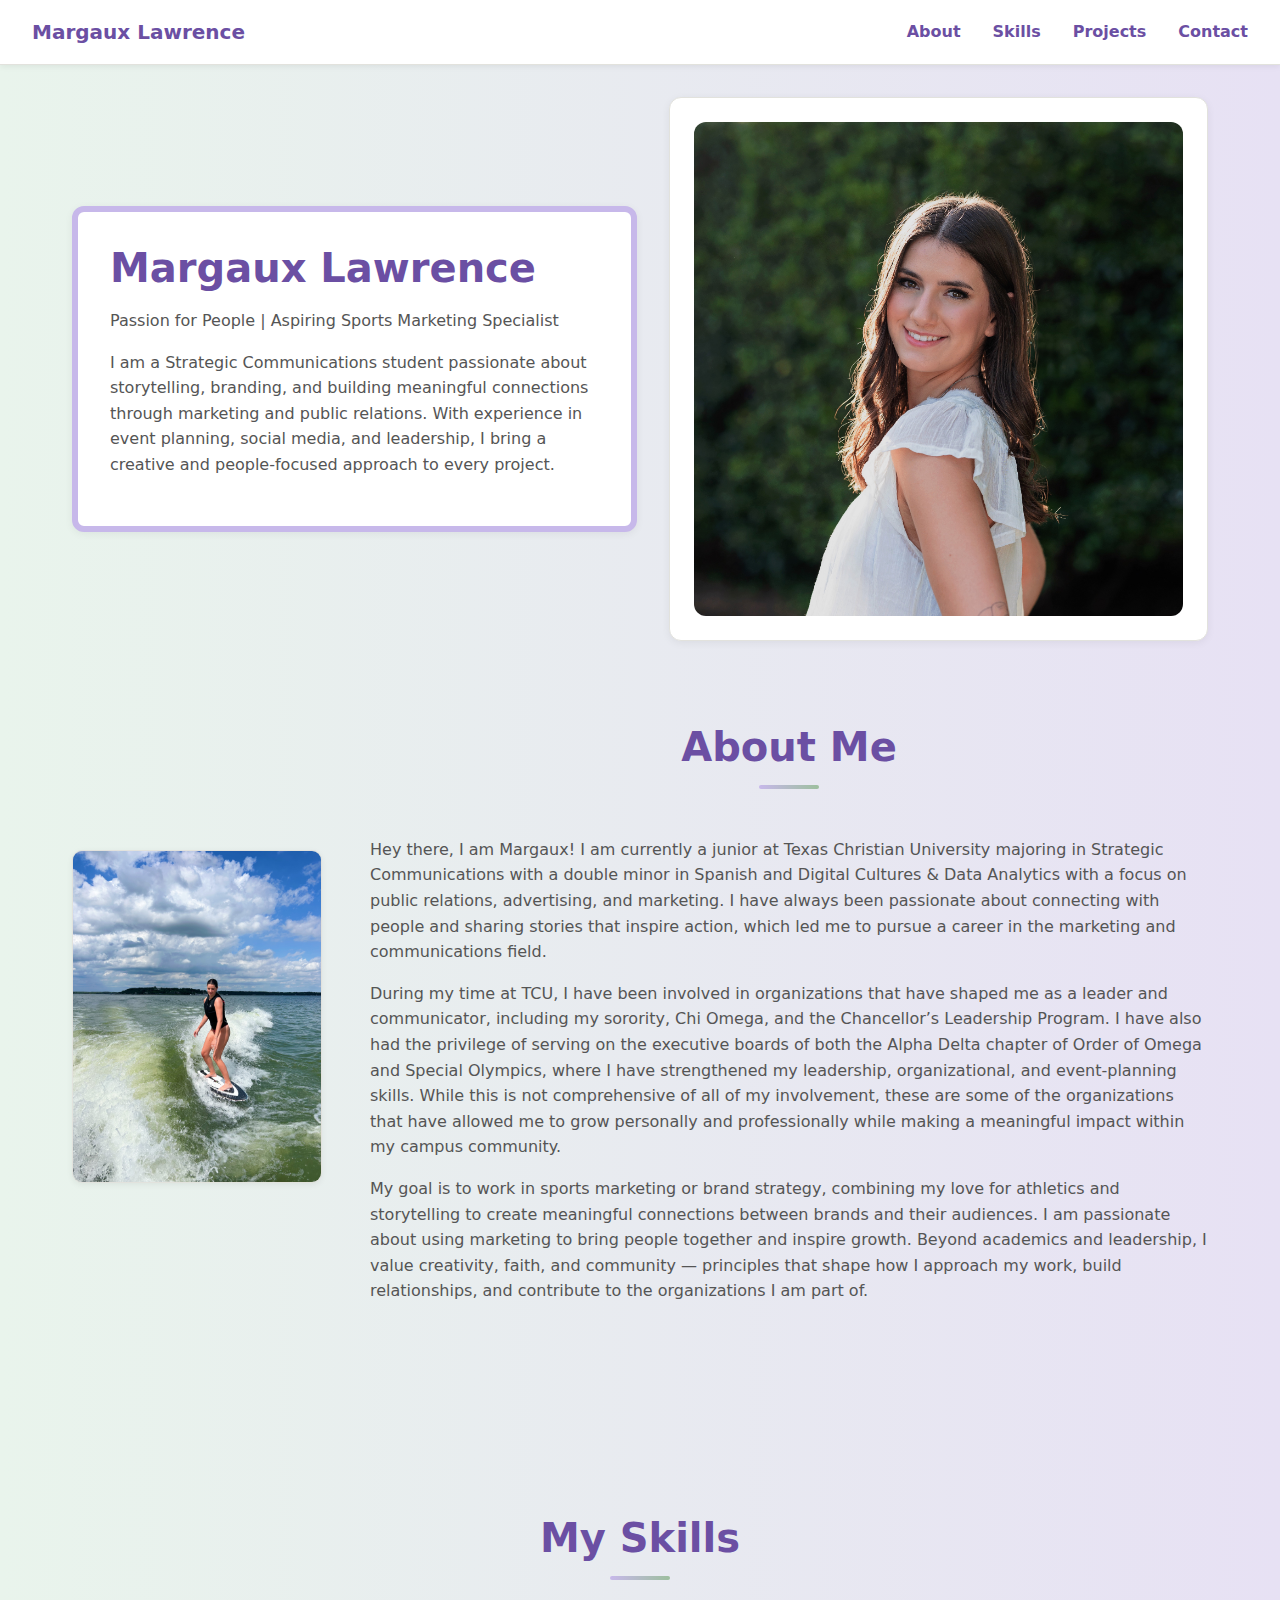
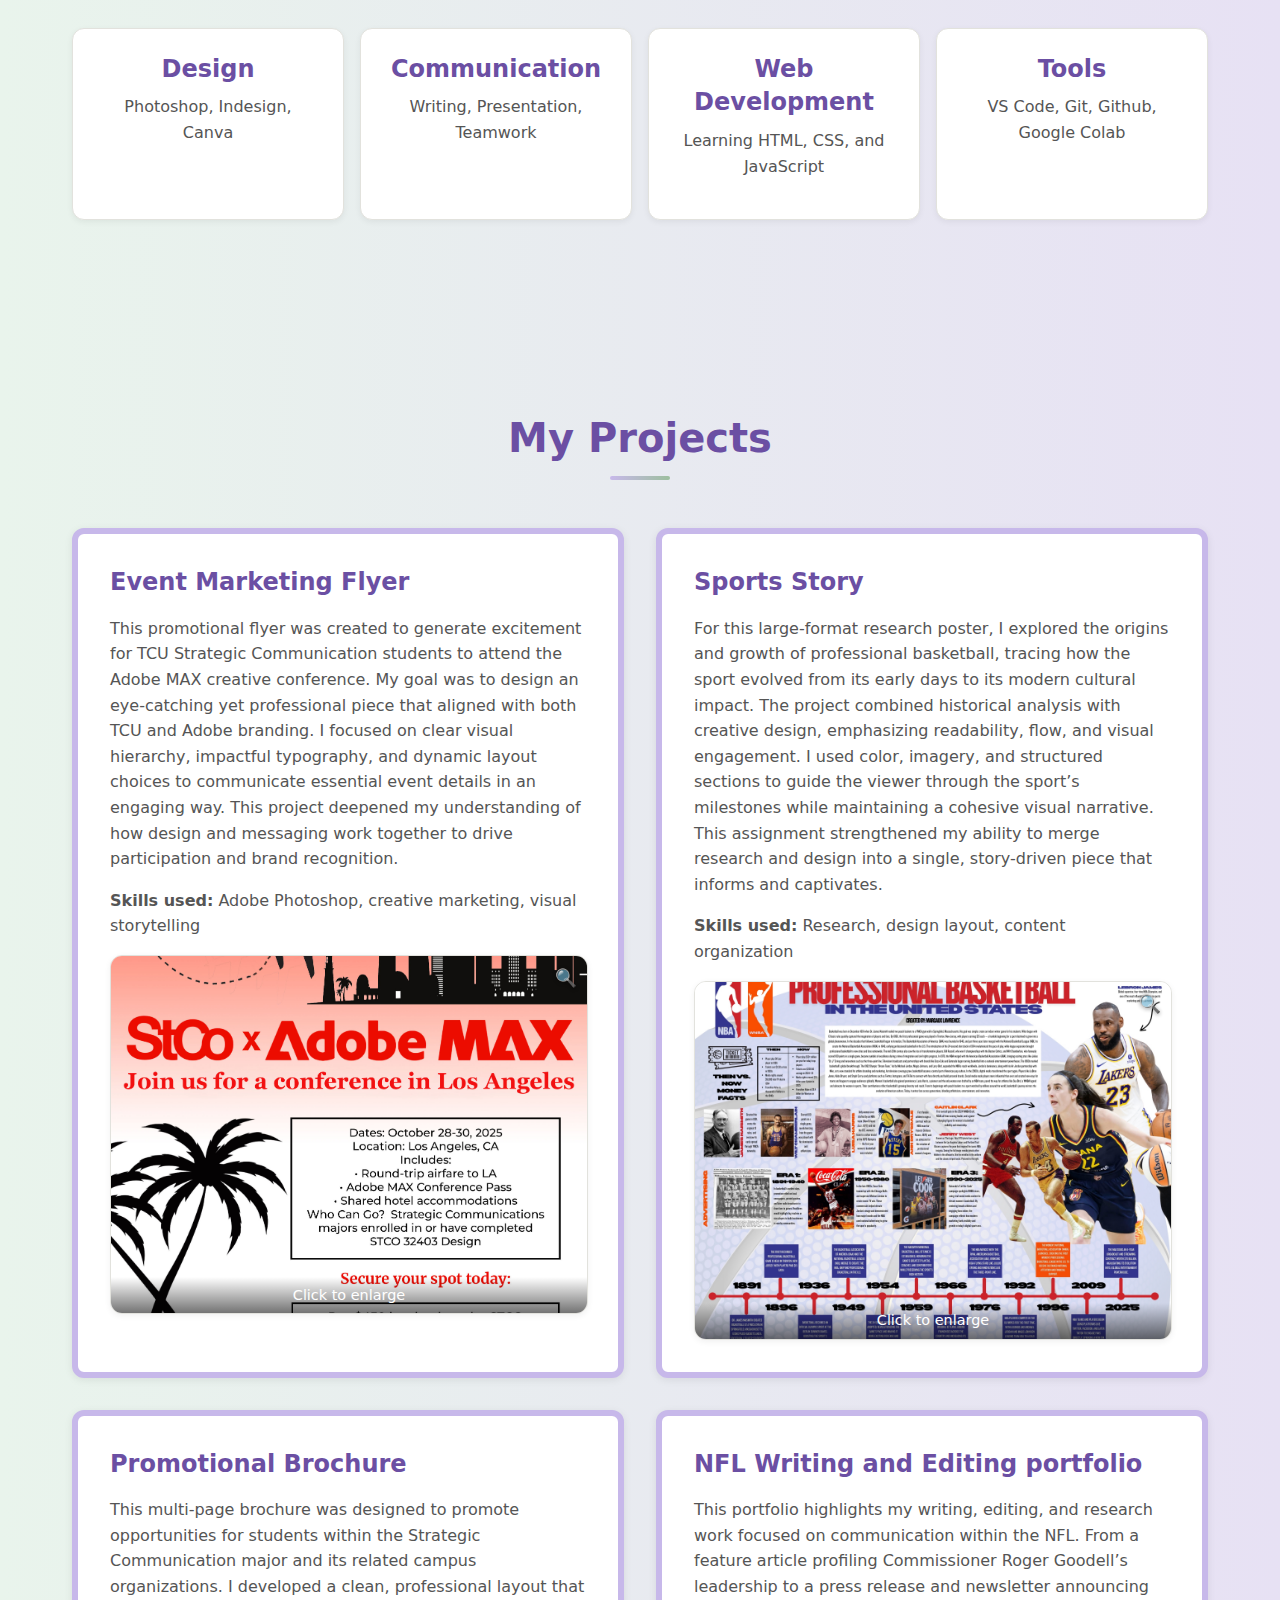
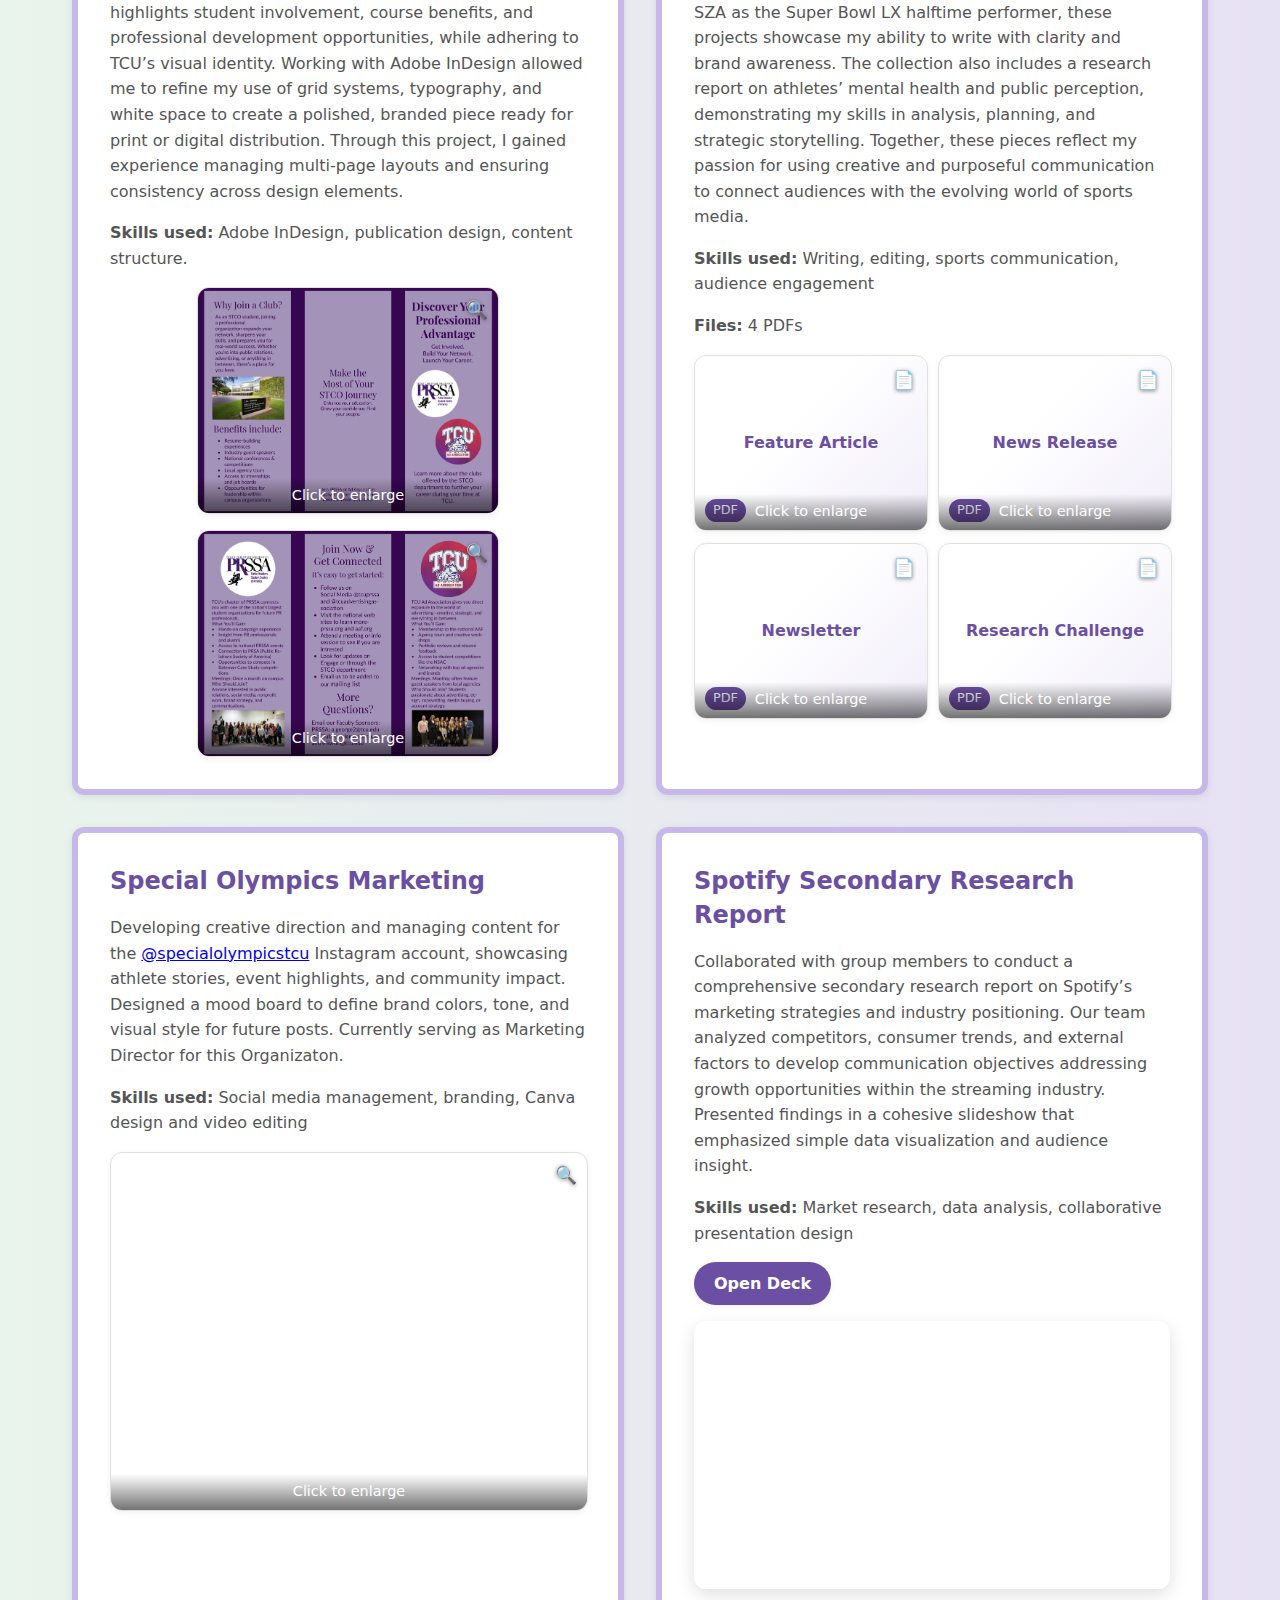
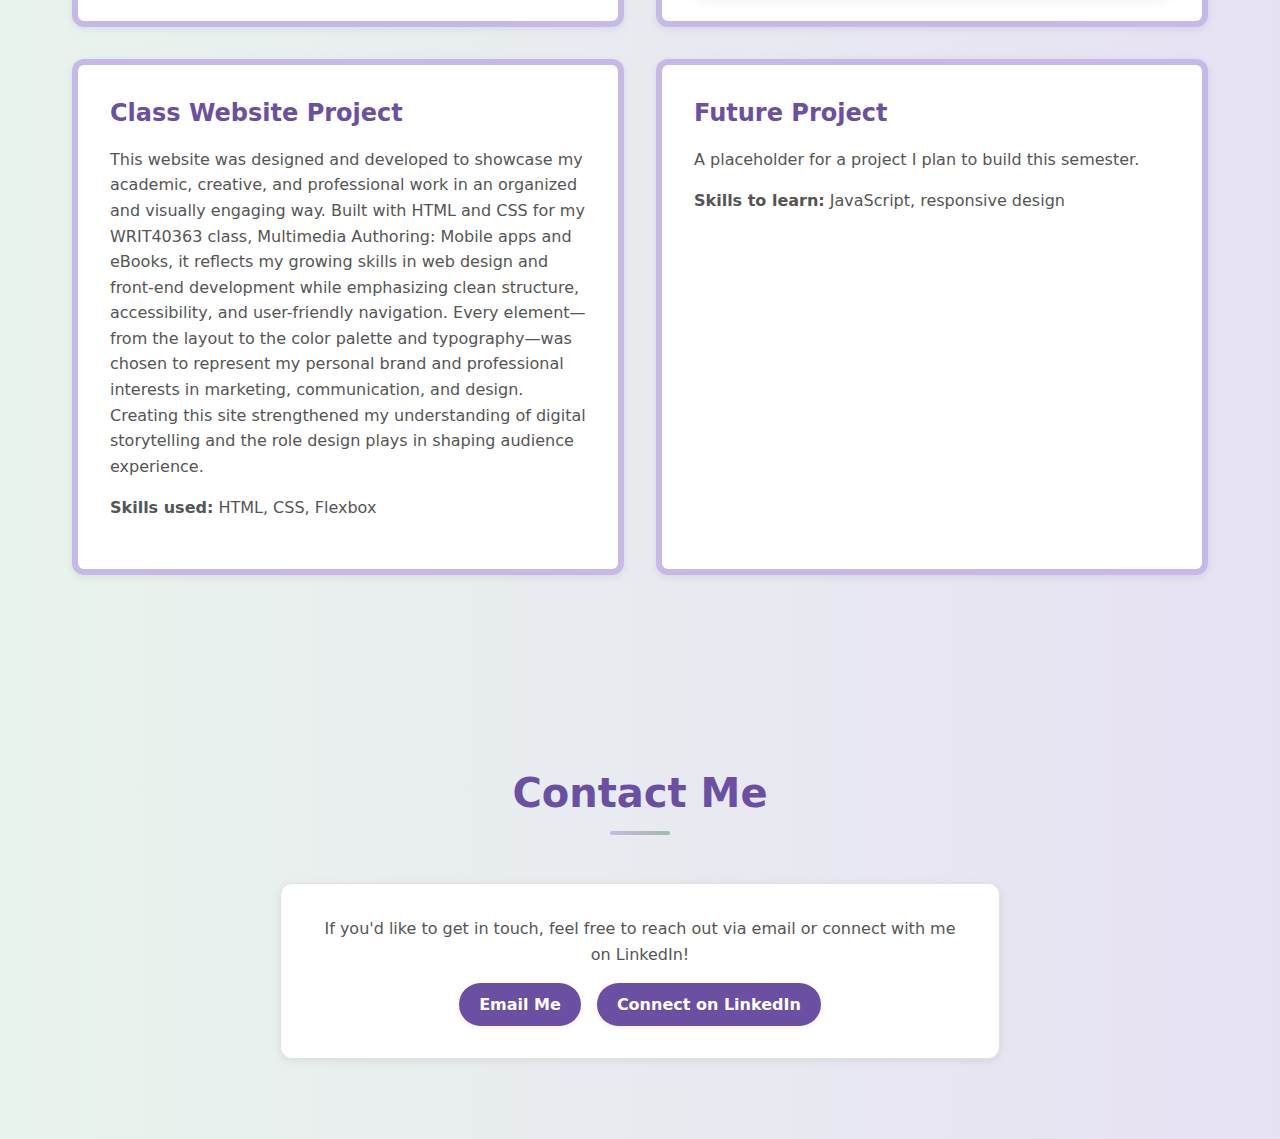
<file: projects/project1-original/index.html>
<!DOCTYPE html>
<html lang="en">
<head>
    <meta charset="UTF-8">
    <meta name="viewport" content="width=device-width, initial-scale=1.0">
    <title>Margaux Lawrence | Portfolio</title>

    <link rel="stylesheet" href="ccs/style.css">
    <link rel="icon" type="image/png" href="images/Favicon_Transparent.png">
</head>
<body>
    <nav>
        <div class="nav-container">
            <a href="#" class="logo">Margaux Lawrence</a>
            <div class="nav-links">
                <a href="#about">About</a>
                <a href="#skills">Skills</a>
                <a href="#projects">Projects</a>
                <a href="#contact">Contact</a>
            </div>
        </div>
    </nav>

    <header>
        <div class="header_text">
            <h1>Margaux Lawrence</h1>
            <p>Passion for People | Aspiring Sports Marketing Specialist</p>
            <p>I am a Strategic Communications student passionate about storytelling, branding, and building meaningful connections through marketing and public relations. With experience in event planning, social media, and leadership, I bring a creative and people-focused approach to every project.</p>
        </div>

        <div class="header_pic">
            <img src="images/headshot.JPG" alt="Margaux Lawrence headshot" />
        </div>
    </header>

    <main>
        <section class="about-section" id="about">
            <div class="about-image">
                <img src="images/Profile.JPG" alt="Picture of Margaux wake surfing">
            </div>
            <div class="about-text">
                <h2>About Me</h2>
                <div class="about-paragraphs">
                    <p>Hey there, I am Margaux! I am currently a junior at Texas Christian University majoring in Strategic Communications with a double minor in Spanish and Digital Cultures & Data Analytics with a focus on public relations, advertising, and marketing. I have always been passionate about connecting with people and sharing stories that inspire action, which led me to pursue a career in the marketing and communications field.</p>
                    <p>During my time at TCU, I have been involved in organizations that have shaped me as a leader and communicator, including my sorority, Chi Omega, and the Chancellor’s Leadership Program. I have also had the privilege of serving on the executive boards of both the Alpha Delta chapter of Order of Omega and Special Olympics, where I have strengthened my leadership, organizational, and event-planning skills. While this is not comprehensive of all of my involvement, these are some of the organizations that have allowed me to grow personally and professionally while making a meaningful impact within my campus community.</p>
                    <p>My goal is to work in sports marketing or brand strategy, combining my love for athletics and storytelling to create meaningful connections between brands and their audiences. I am passionate about using marketing to bring people together and inspire growth. Beyond academics and leadership, I value creativity, faith, and community — principles that shape how I approach my work, build relationships, and contribute to the organizations I am part of.</p>
                </div>
            </div>
        </section>

        <section class="skills-section" id="skills">
            <h2>My Skills</h2>
            <div class="skills-container">
                 <div class="skill-card">
                    <h3>Design</h3>
                    <p>Photoshop, Indesign, Canva</p>
                </div>

                 <div class="skill-card">
                    <h3>Communication</h3>
                    <p>Writing, Presentation, Teamwork</p>
                </div>

                 <div class="skill-card">
                    <h3>Web Development</h3>
                    <p>Learning HTML, CSS, and JavaScript</p>
                </div>

                 <div class="skill-card">
                    <h3>Tools</h3>
                    <p>VS Code, Git, Github, Google Colab</p>
                </div>
            </div>
        </section>

        <section class="projects-section" id="projects">
            <h2>My Projects</h2>
            <div class="projects-container">

    <!-- Project 1 -->
            <article class="project-card">
            <div class="project-content">
                <h3>Event Marketing Flyer</h3>
                <p>This promotional flyer was created to generate excitement for TCU Strategic Communication students to attend the Adobe MAX creative conference. My goal was to design an eye-catching yet professional piece that aligned with both TCU and Adobe branding. I focused on clear visual hierarchy, impactful typography, and dynamic layout choices to communicate essential event details in an engaging way. This project deepened my understanding of how design and messaging work together to drive participation and brand recognition.</p>
                 <p><strong>Skills used:</strong> Adobe Photoshop, creative marketing, visual storytelling</p>
            </div>

            <div class="project-media">
                <button class="thumb" type="button" aria-label="Open event flyer larger" onclick="openLightbox('images/MLProject1final.jpg')">
                <img src="images/MLProject1final.jpg" alt="Flyer promoting STCO x Adobe MAX conference attendance opportunity" loading="lazy">
                </button>
             </div>
            </article>

    <!-- Project 2 -->
            <article class="project-card">
            <div class="project-content">
                <h3>Sports Story</h3>
                <p>For this large-format research poster, I explored the origins and growth of professional basketball, tracing how the sport evolved from its early days to its modern cultural impact. The project combined historical analysis with creative design, emphasizing readability, flow, and visual engagement. I used color, imagery, and structured sections to guide the viewer through the sport’s milestones while maintaining a cohesive visual narrative. This assignment strengthened my ability to merge research and design into a single, story-driven piece that informs and captivates.</p>
                <p><strong>Skills used:</strong> Research, design layout, content organization</p>
            </div>

            <div class="project-media">
                <button class="thumb" type="button" aria-label="Open basketball history poster larger" onclick="openLightbox('images/Lawrence_Margaux_SportsStory (24 x 20 in).jpg')">
                <img src="images/Lawrence_Margaux_SportsStory (24 x 20 in).jpg" alt="Poster about the History of Professional Basketball in the United States" loading="lazy">
                </button>
            </div>
            </article>

    <!-- Project 3 -->
            <article class="project-card">
            <div class="project-content">
                <h3>Promotional Brochure</h3>
                <p>This multi-page brochure was designed to promote opportunities for students within the Strategic Communication major and its related campus organizations. I developed a clean, professional layout that highlights student involvement, course benefits, and professional development opportunities, while adhering to TCU’s visual identity. Working with Adobe InDesign allowed me to refine my use of grid systems, typography, and white space to create a polished, branded piece ready for print or digital distribution. Through this project, I gained experience managing multi-page layouts and ensuring consistency across design elements.</p>
                <p><strong>Skills used:</strong> Adobe InDesign, publication design, content structure.</p>
            </div>

            <div class="project-media project-gallery-vertical">
                <button class="thumb" type="button" aria-label="Open brochure cover larger" onclick="openLightbox('images/Brochure.png')">
                <img src="images/Brochure.png" alt="Brochure cover about Strategic Communications clubs at TCU" loading="lazy">
                </button>

                <button class="thumb" type="button" aria-label="Open brochure interior larger" onclick="openLightbox('images/Brochure2.png')">
                <img src="images/Brochure2.png" alt="Brochure interior spread about Strategic Communications clubs at TCU" loading="lazy">
                </button>
            </div>
            </article>

    <!-- Project 4 -->
            <article class="project-card">
            <div class="project-content">
                <h3>NFL Writing and Editing portfolio</h3>
                <p>This portfolio highlights my writing, editing, and research work focused on communication within the NFL. From a feature article profiling Commissioner Roger Goodell’s leadership to a press release and newsletter announcing SZA as the Super Bowl LX halftime performer, these projects showcase my ability to write with clarity and brand awareness. The collection also includes a research report on athletes’ mental health and public perception, demonstrating my skills in analysis, planning, and strategic storytelling. Together, these pieces reflect my passion for using creative and purposeful communication to connect audiences with the evolving world of sports media.</p>
                <p><strong>Skills used:</strong> Writing, editing, sports communication, audience engagement</p>
                <p><strong>Files:</strong> 4 PDFs</p>
            </div>

            <div class="project-media project-gallery">
                <!-- PDF 1 -->
                <a class="thumb pdf-thumb"
                    href="docs/Feature Article.pdf"
                    target="_blank"
                    rel="noopener"
                    aria-label="Open Feature Article PDF">
                    <span class="pdf-chip">PDF</span>
                    <span class="pdf-title">Feature Article</span>
                </a>

                <!-- PDF 2 -->
                <a class="thumb pdf-thumb"
                    href="docs/NFL News Release.pdf"
                    target="_blank"
                    rel="noopener"
                    aria-label="Open News Release PDF">
                    <span class="pdf-chip">PDF</span>
                    <span class="pdf-title">News Release</span>
                </a>

                <!-- PDF 3 -->
                <a class="thumb pdf-thumb"
                    href="docs/Mock_NFL_Newsletter.pdf"
                    target="_blank"
                    rel="noopener"
                    aria-label="Open Newsletter PDF">
                    <span class="pdf-chip">PDF</span>
                    <span class="pdf-title">Newsletter</span>
                </a>

                <!-- PDF 4 -->
                 <a class="thumb pdf-thumb"
                    href="docs/Research Challenge.pdf"
                    target="_blank"
                    rel="noopener"
                    aria-label="Open Research Challenge PDF">
                    <span class="pdf-chip">PDF</span>
                    <span class="pdf-title">Research Challenge</span>
                </a>
            </div>
            </article>

    <!-- Project 5 -->
            <article class="project-card">
            <div class="project-content">
                <h3>Special Olympics Marketing</h3>
                <p>Developing creative direction and managing content for the <a href="https://www.instagram.com/specialolympicstcu/" target="_blank" rel="noopener">@specialolympicstcu</a> Instagram account, showcasing athlete stories, event highlights, and community impact. Designed a mood board to define brand colors, tone, and visual style for future posts. Currently serving as Marketing Director for this Organizaton.</p>
                <p><strong>Skills used:</strong> Social media management, branding, Canva design and video editing</p>
            </div>

            <div class="project-media">
                <button class="thumb" type="button" aria-label="Open mood board larger" onclick="openLightbox('images/Special Olympics.jpg')">
                <img src="images/Special Olympics.jpg" alt="Mood board design for Special Olympics TCU Instagram branding" loading="lazy">
                </button>
            </div>
            </article>

    <!-- Project 6 -->
            <article class="project-card">
            <div class="project-content">
                <h3>Spotify Secondary Research Report</h3>
                <p>Collaborated with group members to conduct a comprehensive secondary research report on Spotify’s marketing strategies and industry positioning. Our team analyzed competitors, consumer trends, and external factors to develop communication objectives addressing growth opportunities within the streaming industry. Presented findings in a cohesive slideshow that emphasized simple data visualization and audience insight.</p>
                <p><strong>Skills used:</strong> Market research, data analysis, collaborative presentation design</p>
                <a class="btn btn-primary" href="docs/Stream Team Secondary Research Group Presentation.pdf" target="_blank" rel="noopener">Open Deck</a>
            </div>

            <div class="project-media">
                <div class="slides-embed">
                   <iframe src="https://tcu0-my.sharepoint.com/personal/abigail_finch_tcu_edu/_layouts/15/Doc.aspx?sourcedoc={b60ba00d-937d-46fc-8bc9-73c83076eb3e}&amp;action=embedview&amp;wdAr=1.7777777777777777" width="476px" height="288px" frameborder="0">This is an embedded <a target="_blank" href="https://office.com">Microsoft Office</a> presentation, powered by <a target="_blank" href="https://office.com/webapps">Office</a>.</iframe>
                </div>
            </div>
            </article>

    <!-- Project 7 -->
            <article class="project-card">
            <div class="project-content">
                <h3>Class Website Project</h3>
                <p>This website was designed and developed to showcase my academic, creative, and professional work in an organized and visually engaging way. Built with HTML and CSS for my WRIT40363 class, Multimedia Authoring: Mobile apps and eBooks, it reflects my growing skills in web design and front-end development while emphasizing clean structure, accessibility, and user-friendly navigation. Every element—from the layout to the color palette and typography—was chosen to represent my personal brand and professional interests in marketing, communication, and design. Creating this site strengthened my understanding of digital storytelling and the role design plays in shaping audience experience.</p>
                <p><strong>Skills used:</strong> HTML, CSS, Flexbox</p>
            </div>
    <!-- No media yet -->
            </article>

    <!-- Project 8 -->
            <article class="project-card">
            <div class="project-content">
                <h3>Future Project</h3>
                <p>A placeholder for a project I plan to build this semester.</p>
                <p><strong>Skills to learn:</strong> JavaScript, responsive design</p>
            </div>
      <!-- No media yet -->
            </article>

            </div>
        </section>

        <section class="contact-section" id="contact">
            <h2>Contact Me</h2>
            <div class="contact-card">
                <p>If you'd like to get in touch, feel free to reach out via email or connect with me on LinkedIn!</p>
                <div class="contact-actions">
                    <a class="btn btn-primary" href="mailto:maggiejeanlaw@gmail.com">Email Me</a>
                    <a class="btn btn-primary" href="https://www.linkedin.com/in/margaux-lawrence" target="_blank" rel="noopener">Connect on LinkedIn</a>
                </div>
            </div>
        </section>
    </main>

    <div id="lightbox" class="lightbox">
        <span class="close" onclick="closeLightbox()">&times;</span>
        <img class="lightbox-content" id="lightbox-img">
    </div>
    <script>
        function openLightbox(src) {
        document.getElementById('lightbox').style.display = 'flex';
        document.getElementById('lightbox-img').src = src;
    }

        function closeLightbox() {
        document.getElementById('lightbox').style.display = 'none';
    }
    </script>
</body>
</html>
</file>
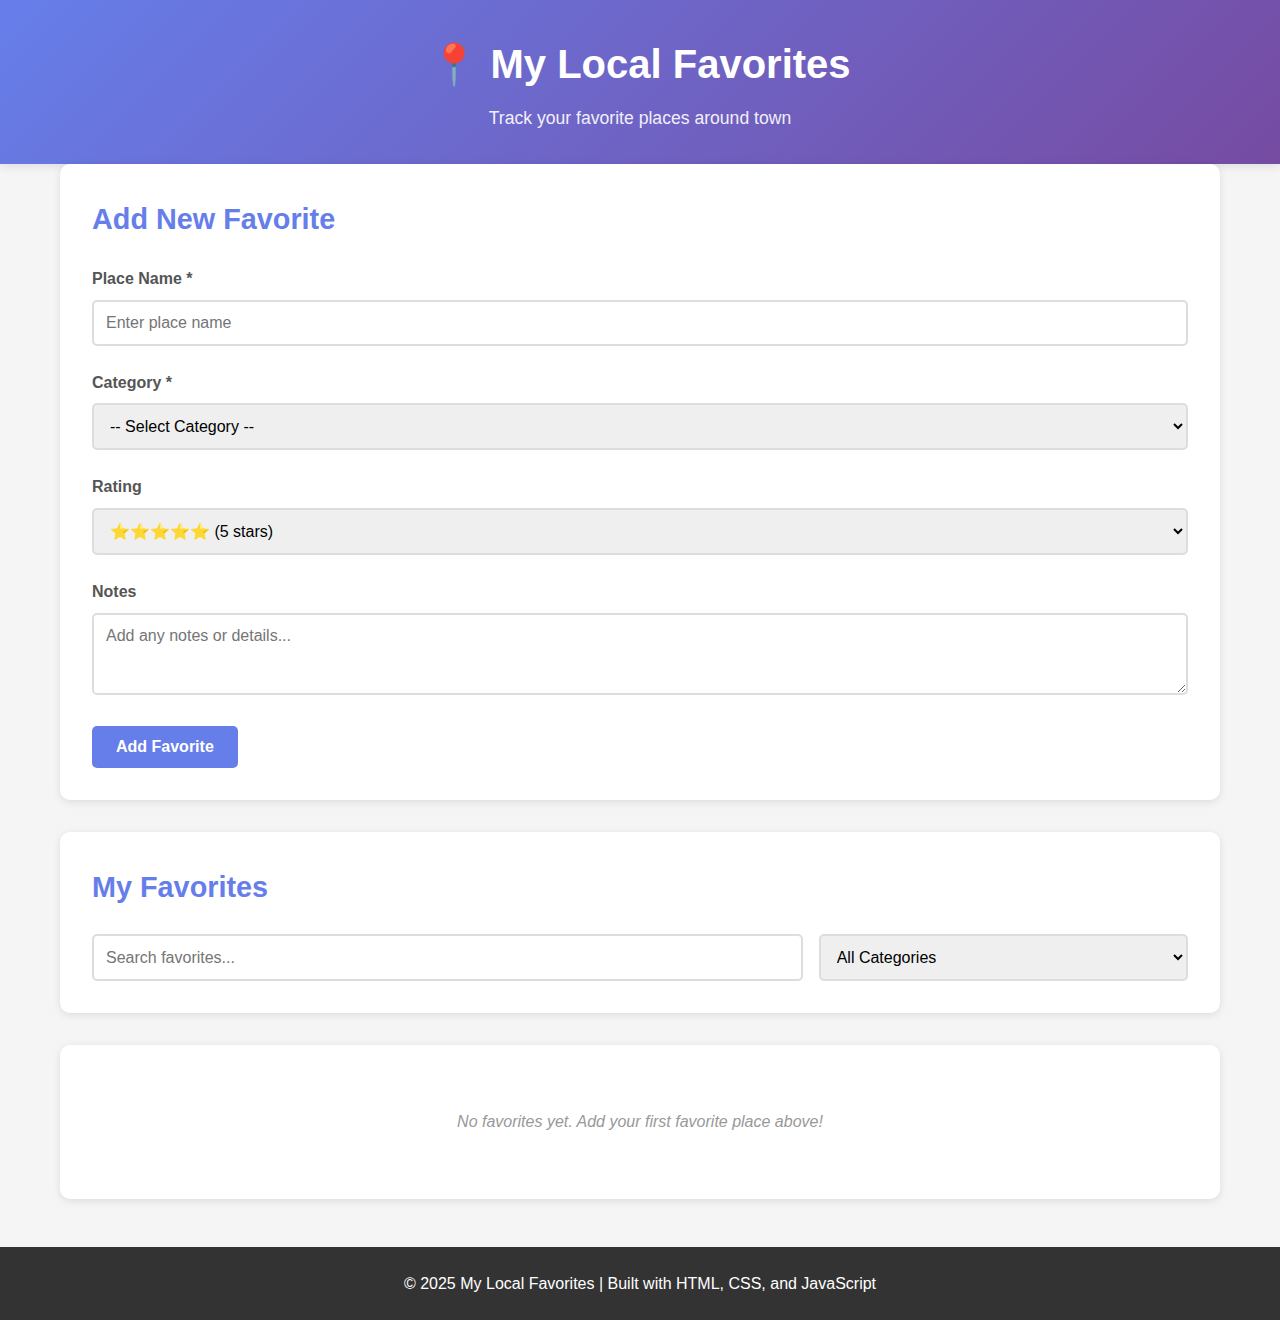
<file: projects/project2-tracker/index.html>
<!DOCTYPE html>
<html lang="en">
    <head>
        <meta charset="UTF-8">
        <meta name="viewport" content="width=device-width, initial-scale=1.0">
        <meta name="description" content="Track and manage your favorite local places">
        <title>My Local Favorites Tracker</title>
    <link rel="stylesheet" href="css/styles.css">
    </head>
    <body>
<!-- Header Section -->
        <header>
            <div class="container">
                <h1>📍 My Local Favorites</h1>
                <p class="subtitle">Track your favorite places around town</p>
            </div>
        </header>

    <!-- Main Content -->
        <main class="container">
    <!-- Add Favorite Form Section -->
            <section class="add-section">
                <h2>Add New Favorite</h2>
                <form id="add-favorite-form">
        <!-- Name Input -->
                <div class="form-group">
                    <label for="name">Place Name *</label>
                    <input
                        type="text"
                        id="name"
                        name="name"
                        required
                        placeholder="Enter place name"
                        aria-required="true">
                </div>
        <!-- Category Dropdown -->
                <div class="form-group">
                    <label for="category">Category *</label>
                    <select id="category" name="category" required aria-required="true">
                        <option value="">-- Select Category --</option>
                        <option value="coffee">Coffee Shop</option>
                        <option value="restaurants">Restaurant</option>
                        <option value="parks">Park</option>
                        <option value="entertainment">Entertainment</option>
                        <option value="study-spots">Study Spot</option>
                        <option value="fitness">Fitness</option>
                        <option value="other">Other</option>
                    </select>
                </div>
        <!-- Rating Dropdown -->
                <div class="form-group">
                    <label for="rating">Rating</label>
                    <select id="rating" name="rating">
                        <option value="5">⭐⭐⭐⭐⭐ (5 stars)</option>
                        <option value="4">⭐⭐⭐⭐ (4 stars)</option>
                        <option value="3">⭐⭐⭐ (3 stars)</option>
                        <option value="2">⭐⭐ (2 stars)</option>
                        <option value="1">⭐ (1 star)</option>
                    </select>
                </div>

        <!-- Notes Textarea -->
                <div class="form-group">
                    <label for="notes">Notes</label>
                    <textarea
                        id="notes"
                        name="notes"
                        rows="3"
                        placeholder="Add any notes or details..."></textarea>
                </div>
        <!-- Submit Button -->
                <button type="submit" class="btn btn-primary">Add Favorite</button>
                </form>
            </section>  

        <!-- Search/Filter Section -->
            <section class="search-section">
                <h2>My Favorites</h2>
                <div class="search-controls">
                    <input
                        type="text"
                        id="search-input"
                        placeholder="Search favorites..."
                        aria-label="Search favorites">
                    <select id="category-filter" aria-label="Filter by category">
                        <option value="all">All Categories</option>
                        <option value="coffee">Coffee Shop</option>
                        <option value="restaurants">Restaurant</option>
                        <option value="parks">Park</option>
                        <option value="entertainment">Entertainment</option>
                        <option value="study-spots">Study Spot</option>
                        <option value="fitness">Fitness</option>
                        <option value="other">Other</option>
                    </select>
                </div>
            </section>

        <!-- Favorites Display Section -->
            <section class="favorites-section">
                <div id="favorites-list" class="favorites-grid">
        <!-- JavaScript will add favorite cards here -->
        <!-- For now, add placeholder message -->
                    <p class="empty-message">No favorites yet. Add your first favorite place above!</p>
                </div>
            </section>
        </main>

    <!-- JavaScript at end of body -->
        <script src="js/app.js"></script>
    <!-- Footer -->
        <footer>
            <div class="container">
                <p>&copy; 2025 My Local Favorites | Built with HTML, CSS, and JavaScript</p>
            </div>
        </footer>
    </body>
</html>
</file>
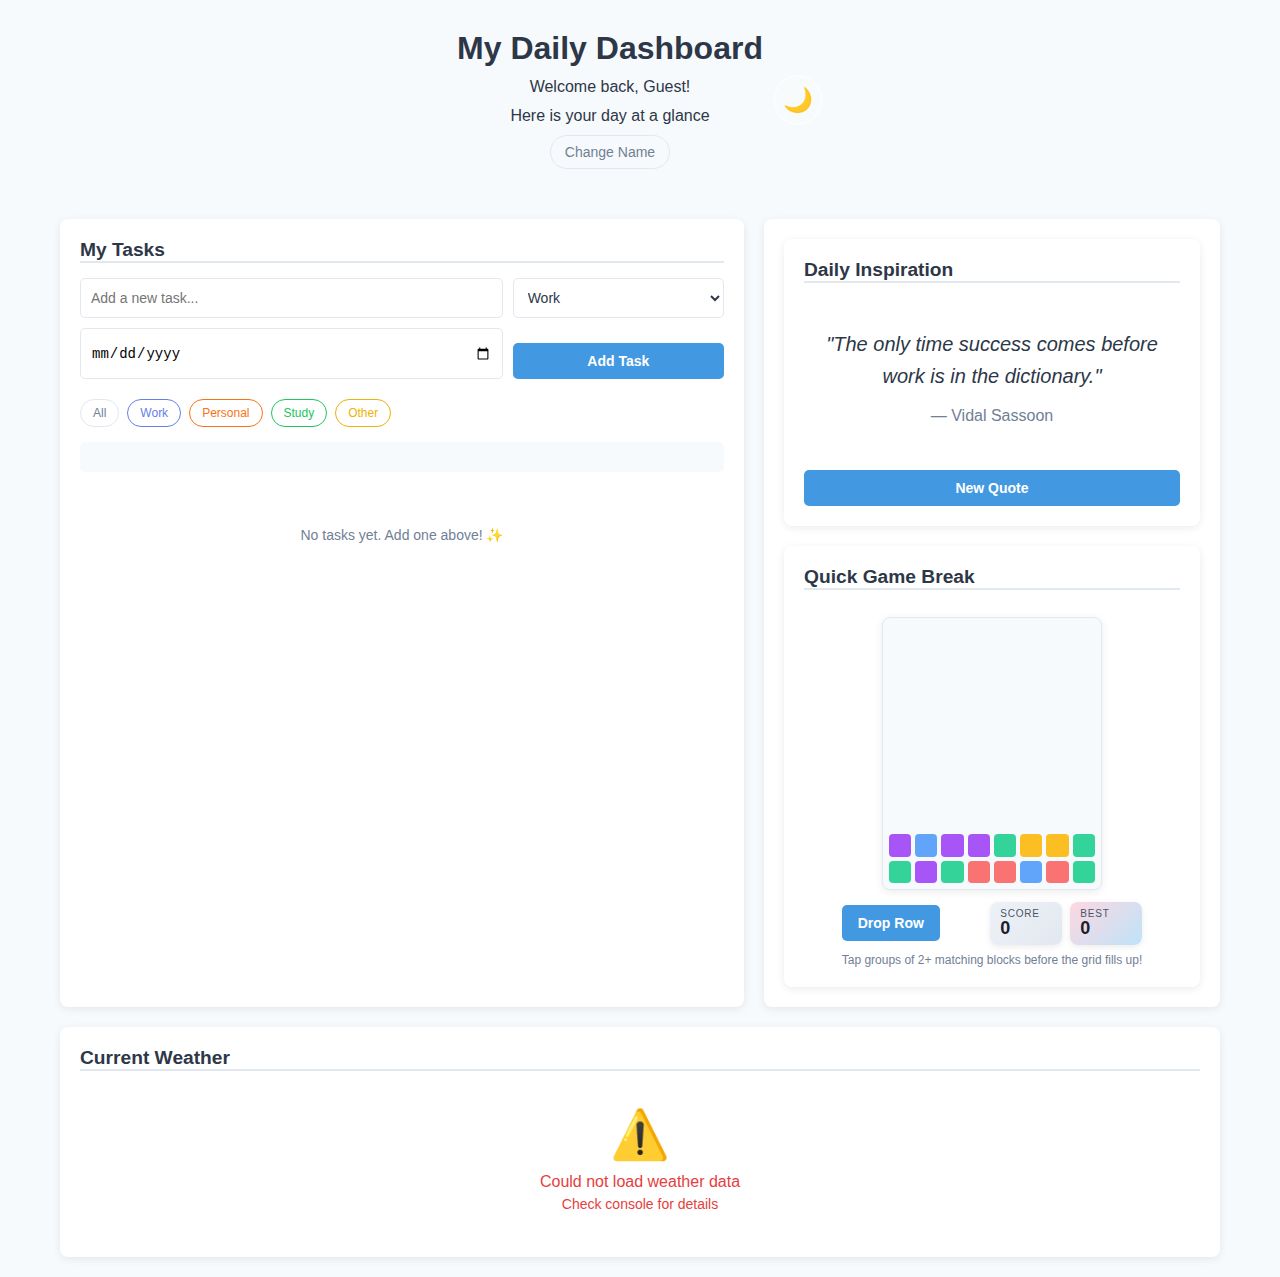
<file: projects/project3-dashboard/index.html>
<!DOCTYPE html>
<html lang="en">
<head>
    <meta charset="UTF-8">
    <meta name="viewport" content="width=device-width, initial-scale=1.0">
    <title>My Personal Dashboard</title>
    <link rel="stylesheet" href="css/styles.css">
</head>
<body>
    <header class="dashboard-header">
        <div class="header-content">
            <div>
                <h1>My Daily Dashboard</h1>
                <p class="dashboard-subtitle">
                    <p id="welcome-message"></p>
                    <p> Here is your day at a glance</p>
                    <button id="change-name-btn">Change Name</button>
                </p>
            </div>

            <button id="theme-toggle" class="theme-toggle" aria-label="Toggle dark mode">
                <span class="theme-icon">🌙</span>
            </button>
        </div>
    </header>

    <div class="dashboard">

        <main class="widgets-container">
            <!-- Weather Widget -->
            <section class="widget weather-widget">
                <h2>Current Weather</h2>
                <div id="weather-display">
                    Loading weather data...
                </div>
            </section>

            <div class="widget widget-column widget-column-small">
                <section class="widget quotes-widget">
                    <h2>Daily Inspiration</h2>
                    <div id="quotes-display">
                        <!-- Quote will appear here -->
                    </div>
                    <button id="new-quote-btn" class="btn-primary">New Quote</button>
                </section>

                <!-- Mini Game Widget -->
                <section class="widget game-widget">
                    <h2>Quick Game Break</h2>
                    <div class="game-container game-container-with-overlay">
                        <div class="game-inner">
                            <div class="game-board-wrapper">
                                <div id="block-game-grid" class="block-game-grid" aria-label="Block blast style mini game"></div>
                            </div>
                            <div class="game-controls">
                                <button id="block-game-new-row" class="btn-primary">Drop Row</button>
                                <div class="game-scores-row">
                                    <div class="game-score-box">
                                        <span class="game-score-label">Score</span>
                                        <span class="game-score-value" id="game-score-display">0</span>
                                    </div>
                                    <div class="game-score-box best-score">
                                        <span class="game-score-label">Best</span>
                                        <span class="game-score-value" id="game-highscore-display">0</span>
                                    </div>
                                </div>
                            </div>
                            <p class="game-hint">Tap groups of 2+ matching blocks before the grid fills up!</p>
                        </div>
                        <div id="block-game-over" class="game-over-overlay" hidden>
                            <button id="block-game-replay" class="game-replay-btn">Replay</button>
                        </div>
                    </div>
                </section>
            </div>

            <div class="widget tasks-widget">
                <h2>My Tasks</h2>
                <!-- Add Task Form -->
                <form id="task-form" class="task-form">
                <input
                    type="text"
                    id="task-input"
                    placeholder="Add a new task..."
                    required
                />

                <select id="task-category">
                    <option value="work">Work</option>
                    <option value="personal">Personal</option>
                    <option value="study">Study</option>
                    <option value="other">Other</option>
                </select>

                <input type="date" id="task-date">

                <button type="submit" class="btn-primary">Add Task</button>
                </form>

                <div class="category-filters">
                    <button data-filter="all">All</button>
                    <button data-filter="work">Work</button>
                    <button data-filter="personal">Personal</button>
                    <button data-filter="study">Study</button>
                    <button data-filter="other">Other</button>
                </div>


                <!-- Task Statistics -->
                <div id="task-stats" class="task-stats">
                <!-- Stats will appear here -->
                </div>

                <!-- Tasks List -->
                <div id="tasks-list" class="tasks-list">
                    <!-- Tasks will appear here -->
                </div>

            
            </div>
        </main>
    </div>

    <script src="js/app.js"></script>
</body>
</html>
</file>
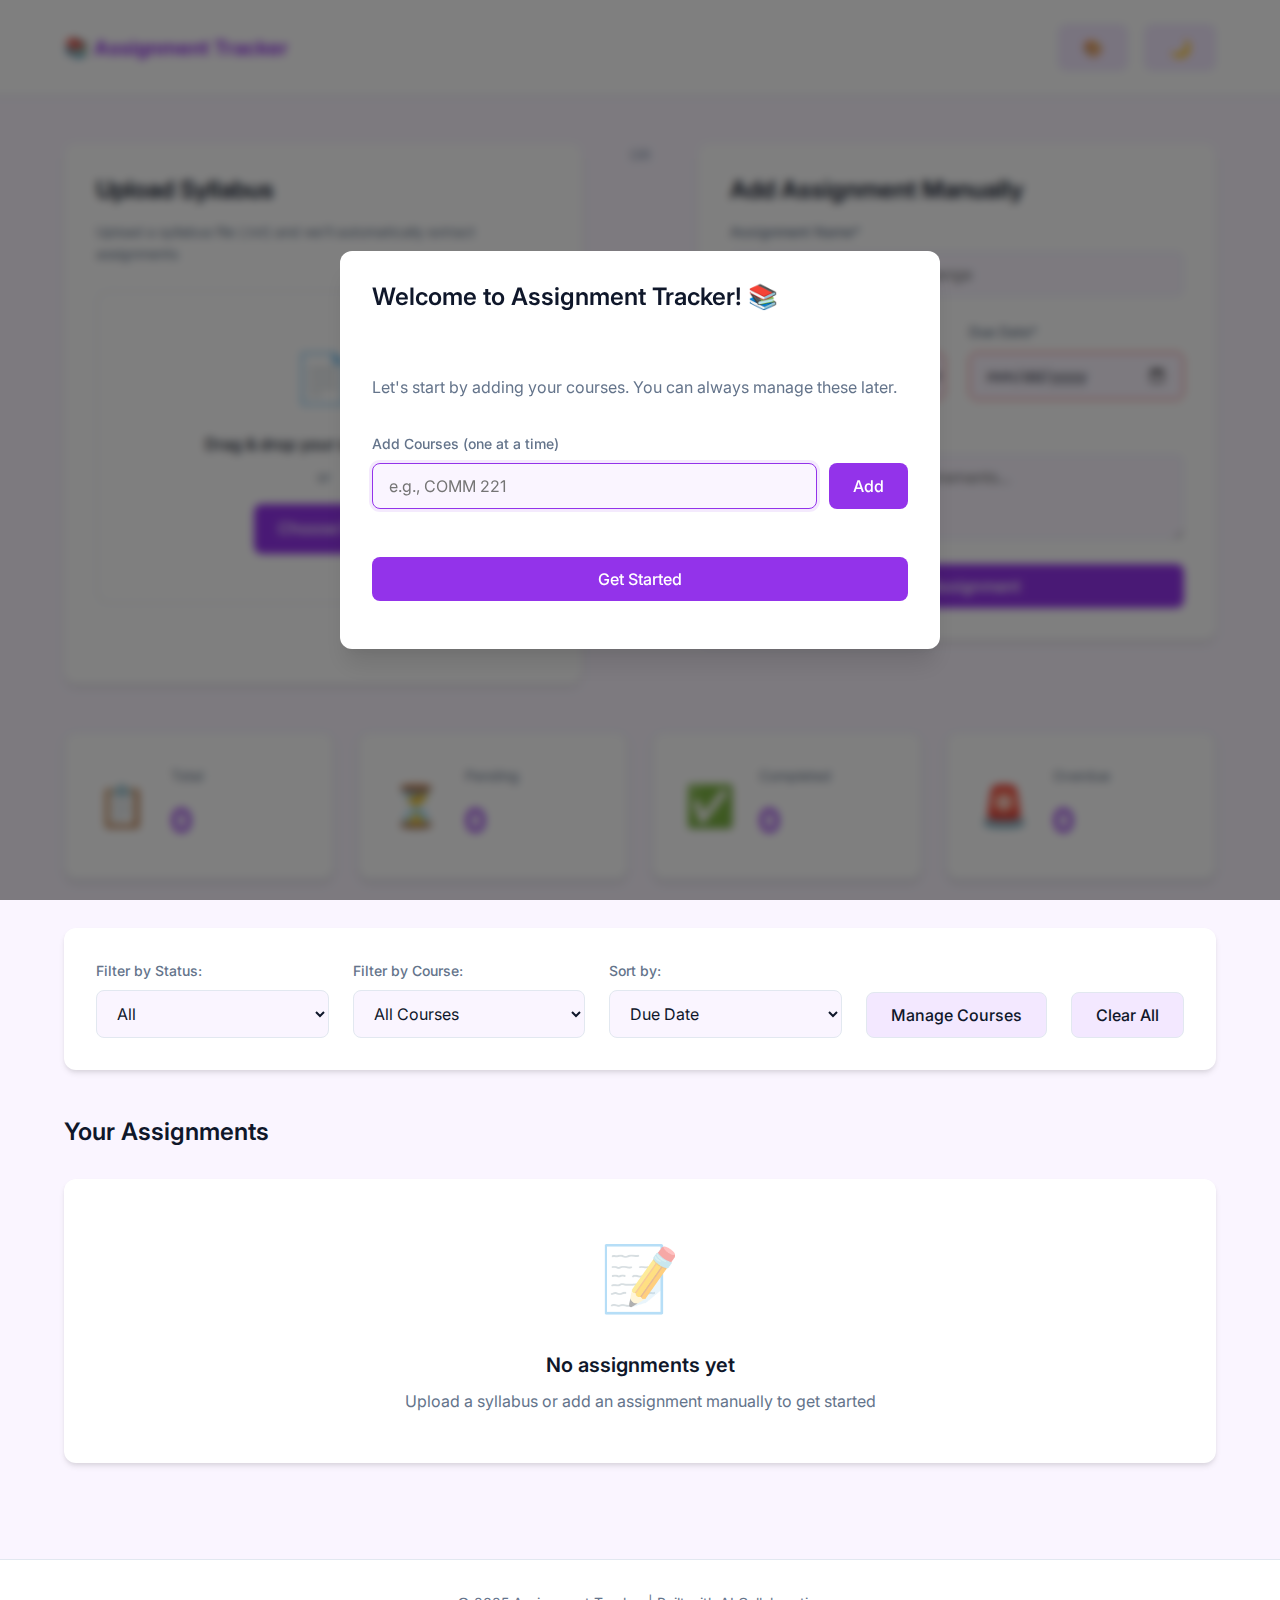
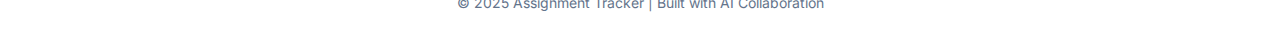
<file: projects/project4-zed/index.html>
<!DOCTYPE html>
<html lang="en">
<head>
    <meta charset="UTF-8">
    <meta name="viewport" content="width=device-width, initial-scale=1.0">
    <title>Assignment Tracker | Never Miss a Deadline</title>
    <meta name="description" content="Track your homework assignments with automatic syllabus parsing">
    <link rel="stylesheet" href="css/style.css">
    <link rel="preconnect" href="https://fonts.googleapis.com">
    <link rel="preconnect" href="https://fonts.gstatic.com" crossorigin>
    <link href="https://fonts.googleapis.com/css2?family=Inter:wght@300;400;500;600;700&display=swap" rel="stylesheet">
</head>
<body>
    <!-- Header -->
    <header class="header">
        <div class="container">
            <div class="header-content">
                <h1 class="logo">📚 Assignment Tracker</h1>
                <nav class="nav">
                    <button class="btn btn-secondary" id="colorPicker" aria-label="Choose color theme">
                        🎨
                    </button>
                    <button class="btn btn-secondary" id="themeToggle" aria-label="Toggle theme">
                        <span class="theme-icon">🌙</span>
                    </button>
                </nav>
            </div>
        </div>
    </header>

    <!-- Main Content -->
    <main class="main">
        <div class="container">
            
            <!-- Upload Section -->
            <section class="upload-section" id="uploadSection">
                <div class="upload-card">
                    <h2>Upload Syllabus</h2>
                    <p class="upload-description">Upload a syllabus file (.txt) and we'll automatically extract assignments</p>
                    
                    <div class="upload-area" id="uploadArea">
                        <div class="upload-icon">📄</div>
                        <p class="upload-text">Drag & drop your syllabus here</p>
                        <p class="upload-subtext">or</p>
                        <label for="fileInput" class="btn btn-primary">Choose File</label>
                        <input type="file" id="fileInput" accept=".txt,.doc,.docx" hidden>
                    </div>
                    
                    <div class="upload-status" id="uploadStatus"></div>
                </div>

                <div class="divider">
                    <span>OR</span>
                </div>

                <!-- Manual Entry Form -->
                <div class="add-assignment-card">
                    <h2>Add Assignment Manually</h2>
                    <form id="assignmentForm" class="assignment-form">
                        <div class="form-group">
                            <label for="assignmentName">Assignment Name*</label>
                            <input type="text" id="assignmentName" required placeholder="e.g., Essay on Climate Change">
                        </div>
                        
                        <div class="form-row">
                            <div class="form-group">
                                <label for="courseName">Course*</label>
                                <select id="courseName" required>
                                    <option value="">Select a course...</option>
                                </select>
                            </div>
                            <div class="form-group">
                                <label for="dueDate">Due Date*</label>
                                <input type="date" id="dueDate" required>
                            </div>
                        </div>
                        
                        <div class="form-group">
                            <label for="notes">Notes (optional)</label>
                            <textarea id="notes" rows="3" placeholder="Additional details or requirements..."></textarea>
                        </div>
                        
                        <button type="submit" class="btn btn-primary btn-block">Add Assignment</button>
                    </form>
                </div>
            </section>

            <!-- Statistics Section -->
            <section class="stats-section" id="statsSection">
                <div class="stat-card">
                    <div class="stat-icon">📋</div>
                    <div class="stat-content">
                        <p class="stat-label">Total</p>
                        <p class="stat-value" id="totalCount">0</p>
                    </div>
                </div>
                <div class="stat-card">
                    <div class="stat-icon">⏳</div>
                    <div class="stat-content">
                        <p class="stat-label">Pending</p>
                        <p class="stat-value" id="pendingCount">0</p>
                    </div>
                </div>
                <div class="stat-card">
                    <div class="stat-icon">✅</div>
                    <div class="stat-content">
                        <p class="stat-label">Completed</p>
                        <p class="stat-value" id="completedCount">0</p>
                    </div>
                </div>
                <div class="stat-card">
                    <div class="stat-icon">🚨</div>
                    <div class="stat-content">
                        <p class="stat-label">Overdue</p>
                        <p class="stat-value" id="overdueCount">0</p>
                    </div>
                </div>
            </section>

            <!-- Filter Section -->
            <section class="filter-section">
                <div class="filter-controls">
                    <div class="filter-group">
                        <label for="filterStatus">Filter by Status:</label>
                        <select id="filterStatus" class="filter-select">
                            <option value="all">All</option>
                            <option value="pending">Pending</option>
                            <option value="completed">Completed</option>
                            <option value="overdue">Overdue</option>
                        </select>
                    </div>
                    
                    <div class="filter-group">
                        <label for="filterCourse">Filter by Course:</label>
                        <select id="filterCourse" class="filter-select">
                            <option value="all">All Courses</option>
                        </select>
                    </div>
                    
                    <div class="filter-group">
                        <label for="sortBy">Sort by:</label>
                        <select id="sortBy" class="filter-select">
                            <option value="dueDate">Due Date</option>
                            <option value="course">Course</option>
                            <option value="name">Name</option>
                        </select>
                    </div>

                    <button class="btn btn-secondary" id="manageCourses">Manage Courses</button>
                    <button class="btn btn-secondary" id="clearAll">Clear All</button>
                </div>
            </section>

            <!-- Assignments List -->
            <section class="assignments-section">
                <div class="section-header">
                    <h2 class="section-title">Your Assignments</h2>
                    <div id="courseLegend" class="course-legend"></div>
                </div>
                <div id="assignmentsList" class="assignments-list">
                    <div class="empty-state">
                        <div class="empty-icon">📝</div>
                        <h3>No assignments yet</h3>
                        <p>Upload a syllabus or add an assignment manually to get started</p>
                    </div>
                </div>
            </section>

        </div>
    </main>

    <!-- Footer -->
    <footer class="footer">
        <div class="container">
            <p>&copy; 2025 Assignment Tracker | Built with AI Collaboration</p>
        </div>
    </footer>

    <!-- Toast Notification -->
    <div id="toast" class="toast" role="alert"></div>

    <!-- Color Picker Modal -->
    <div id="colorPickerModal" class="modal" role="dialog" aria-labelledby="colorPickerTitle" aria-hidden="true">
        <div class="modal-content">
            <div class="modal-header">
                <h2 id="colorPickerTitle">Choose Your Color Theme 🎨</h2>
                <button class="modal-close" id="colorPickerClose" aria-label="Close modal">&times;</button>
            </div>
            <div class="color-picker-content">
                <p>Select a color scheme for your assignment tracker:</p>
                
                <div class="color-options">
                    <button class="color-option" data-color="purple" aria-label="Purple theme">
                        <div class="color-preview purple-preview"></div>
                        <span>Purple</span>
                    </button>
                    
                    <button class="color-option" data-color="blue" aria-label="Blue theme">
                        <div class="color-preview blue-preview"></div>
                        <span>Blue</span>
                    </button>
                    
                    <button class="color-option" data-color="green" aria-label="Green theme">
                        <div class="color-preview green-preview"></div>
                        <span>Green</span>
                    </button>
                    
                    <button class="color-option" data-color="pink" aria-label="Pink theme">
                        <div class="color-preview pink-preview"></div>
                        <span>Pink</span>
                    </button>
                    
                    <button class="color-option" data-color="orange" aria-label="Orange theme">
                        <div class="color-preview orange-preview"></div>
                        <span>Orange</span>
                    </button>
                    
                    <button class="color-option" data-color="red" aria-label="Red theme">
                        <div class="color-preview red-preview"></div>
                        <span>Red</span>
                    </button>
                </div>
            </div>
        </div>
    </div>

    <!-- Welcome Modal -->
    <div id="welcomeModal" class="modal" role="dialog" aria-labelledby="welcomeTitle" aria-hidden="true">
        <div class="modal-content">
            <div class="modal-header">
                <h2 id="welcomeTitle">Welcome to Assignment Tracker! 📚</h2>
            </div>
            <div class="welcome-content">
                <p>Let's start by adding your courses. You can always manage these later.</p>
                
                <div class="form-group">
                    <label for="courseInput">Add Courses (one at a time)</label>
                    <div class="course-input-group">
                        <input type="text" id="courseInput" placeholder="e.g., COMM 221" />
                        <button type="button" class="btn btn-primary" id="addCourseBtn">Add</button>
                    </div>
                </div>
                
                <div id="coursesList" class="courses-list"></div>
                
                <div class="modal-actions">
                    <button type="button" class="btn btn-primary btn-block" id="finishSetup">Get Started</button>
                </div>
            </div>
        </div>
    </div>

    <!-- Manage Courses Modal -->
    <div id="manageCoursesModal" class="modal" role="dialog" aria-labelledby="manageCoursesTitle" aria-hidden="true">
        <div class="modal-content">
            <div class="modal-header">
                <h2 id="manageCoursesTitle">Manage Courses</h2>
                <button class="modal-close" id="manageCoursesClose" aria-label="Close modal">&times;</button>
            </div>
            <div class="manage-courses-content">
                <div class="form-group">
                    <label for="manageCourseInput">Add New Course</label>
                    <div class="course-input-group">
                        <input type="text" id="manageCourseInput" placeholder="e.g., COMM 221" />
                        <button type="button" class="btn btn-primary" id="addManageCourseBtn">Add</button>
                    </div>
                </div>
                
                <div class="form-group">
                    <label>Your Courses</label>
                    <div id="manageCoursesListContainer" class="manage-courses-list"></div>
                </div>
                
                <div class="modal-actions">
                    <button type="button" class="btn btn-secondary" id="closeManageCourses">Done</button>
                </div>
            </div>
        </div>
    </div>

    <!-- Edit Modal -->
    <div id="editModal" class="modal" role="dialog" aria-labelledby="modalTitle" aria-hidden="true">
        <div class="modal-content">
            <div class="modal-header">
                <h2 id="modalTitle">Edit Assignment</h2>
                <button class="modal-close" id="modalClose" aria-label="Close modal">&times;</button>
            </div>
            <form id="editForm" class="assignment-form">
                <input type="hidden" id="editId">
                
                <div class="form-group">
                    <label for="editName">Assignment Name*</label>
                    <input type="text" id="editName" required>
                </div>
                
                <div class="form-row">
                    <div class="form-group">
                        <label for="editCourse">Course*</label>
                        <select id="editCourse" required>
                            <option value="">Select a course...</option>
                        </select>
                    </div>
                    <div class="form-group">
                        <label for="editDueDate">Due Date*</label>
                        <input type="date" id="editDueDate" required>
                    </div>
                </div>
                
                <div class="form-group">
                    <label for="editNotes">Notes</label>
                    <textarea id="editNotes" rows="3"></textarea>
                </div>
                
                <div class="modal-actions">
                    <button type="button" class="btn btn-secondary" id="cancelEdit">Cancel</button>
                    <button type="submit" class="btn btn-primary">Save Changes</button>
                </div>
            </form>
        </div>
    </div>

    <script src="js/storage.js"></script>
    <script src="js/parser.js"></script>
    <script src="js/ui.js"></script>
    <script src="js/app.js"></script>
</body>
</html>
</file>
<file: projects/project1-original/ccs/style.css>
:root {
  --lavender: #C7B8EA;     /* lavender accent */
  --deep-purple: #6B4FA3;  /* richer purple for text/nav */
  --sage: #9DBF9E;         /* calming secondary accent */
  --beige-bg: #F9F8F6;     /* neutral background */
  --charcoal: #2E2E2E;     /* dark text */
  --white: #FFFFFF;
  --text-dark: #2E2E2E;
  --text-muted: #555555;
  --surface-border: #E2E2DD;
}

*{ 
  box-sizing: border-box; margin: 0; padding: 0; 
}

body{
  font-family: system-ui, -apple-system, sans-serif;
  line-height: 1.6;
  color: var(--text-dark);
  background: linear-gradient(90deg, #E9F4EC, #e7e1f4); 
}

/* ========== Navigation (white bar card) ========== */
nav{
  background-color: var(--white);
  padding: 1rem 2rem;
  border-bottom: 1px solid var(--surface-border);
  box-shadow: 0 2px 6px rgba(0,0,0,0.06);
}

.nav-container{
  display: flex;
  justify-content: space-between;
  align-items: center;
  background: transparent;
  box-shadow: none;
}

.logo{
  font-size: 1.25rem;
  font-weight: bold;
  text-decoration: none;
  color: var(--deep-purple);
}

.nav-links{ 
  display: flex; gap: 2rem; 
}

nav a, .nav-links a{
  text-decoration: none;
  color: var(--deep-purple);
  font-weight: 600;
}

nav a:hover, .nav-links a:hover{ 
  color: var(--lavender); 
}

nav a:focus{ 
  outline: 2px solid var(--lavender); outline-offset: 2px; 
}

/* ========== Header (lavender border card) ========== */
header{
  display: flex; 
  align-items: center; 
  gap: 2rem;
  min-height: 60vh;
  max-width: 1200px; 
  margin: 0 auto; 
  padding: 2rem;
}

.header_text{
  background-color: var(--white);
  color: var(--text-dark);
  flex: 1; 
  padding: 2rem;
  border-radius: 12px;
  border: 6px solid var(--lavender); /* lavender border */
  box-shadow: 0 2px 8px rgba(0,0,0,0.06);
}

.header_pic {
  flex: 1;
  min-height: 300px;
  background: var(--white);
  border-radius: 12px;
  border: 1px solid var(--surface-border);
  box-shadow: 0 2px 8px rgba(0,0,0,0.06);

  display: flex;
  align-items: center;
  justify-content: center;
  padding: 1.5rem;
}

.header_pic img {
  max-width: 100%;
  max-height: 100%;
  object-fit: contain;
  border-radius: 12px;
}

/* ========== Layout containers ========== */
main{
  max-width: 1200px; 
  margin: 0 auto; 
  padding: 0 2rem;
  display: grid; 
  gap: 4rem;
}

.container { 
  max-width: 1000px; 
  margin: 0 auto; 
  padding: 0 1rem; 
}

@media (min-width: 768px){ .container{ padding: 0 2rem; } }

/* ========== Sections & headings ========== */
section{ 
  padding: 3rem 0; margin-bottom: 2rem; 
}

section h2 {
  text-align: center;          
  font-size: 2.5rem;       
  margin: 0 0 3rem 0;
  position: relative;            
  color: var(--deep-purple);
}

section h2::after {
  content: "";
  display: block;           
  width: 60px;                     
  height: 4px;
  margin: 0.75rem auto 0;   
  background: linear-gradient(90deg, var(--lavender), var(--sage));
  border-radius: 2px;
}

/* ========== Typography ========== */
p + p{ 
  margin-top: 1rem; 
}

h1{
  color: var(--deep-purple);
  font-size: 2.5rem; 
  font-weight: 700; 
  margin-bottom: 1rem; 
  line-height: 1.2;
}

h2{
  font-size: 2rem; 
  font-weight: 600; 
  color: var(--deep-purple);
  margin-bottom: 0.8rem; 
  line-height: 1.3;
}

h3{
  font-size: 1.5rem; 
  font-weight: 600; 
  color: var(--text-dark);
  margin-bottom: 0.6rem; 
  line-height: 1.4;
}

p{ 
  font-size: 1rem; 
  margin-bottom: 1rem; 
  color: var(--text-muted); 
}

/* ========== About (white image frame) ========== */
.about-section{
  display: grid; 
  grid-template-columns: 1fr; 
  gap: 2rem; 
  align-items: center;
}

@media (min-width: 768px){
  .about-section{ 
    grid-template-columns: 250px 1fr; 
    gap: 3rem; 
  }
}

.about-image{ justify-self: center; }

.about-image img{
  width: 100%; 
  max-width: 250px; 
  height: auto;
  border-radius: 10px;
  border: 1px solid var(--surface-border);
  box-shadow: 0 2px 6px rgba(0,0,0,0.06);
  background: var(--white);
}

/* ========== Skills (white cards) ========== */
.skills-container{
  display: grid; 
  grid-template-columns: 1fr; 
  gap: 1rem; 
  margin-top: 2rem;
}
@media (min-width: 480px){
  .skills-container{ grid-template-columns: repeat(auto-fit, minmax(200px, 1fr)); }
}
@media (min-width: 768px){
  .skills-container{ grid-template-columns: repeat(auto-fit, minmax(250px, 1fr)); }
}
@media (min-width: 1024px){
  .skills-container{ grid-template-columns: repeat(4, 1fr); }
}

.skill-card{
  padding: 1.5rem; text-align: center; border-radius: 12px;
  background: var(--white);
  border: 1px solid var(--surface-border);
  box-shadow: 0 2px 6px rgba(0,0,0,0.06);
}

.skill-card h3{ 
  color: var(--deep-purple); 
  margin-bottom: 0.5rem; 
}

/* ========== Projects (lavender border cards) ========== */
.projects-container{
  display: grid; 
  grid-template-columns: 1fr; 
  gap: 2rem; 
  margin-top: 2rem;
}

@media (min-width: 768px){ .projects-container{ grid-template-columns: 1fr 1fr; } }

.project-card{
  padding: 2rem; 
  background: var(--white);
  border: 6px solid var(--lavender); /* lavender border */
  border-radius: 12px;
  box-shadow: 0 2px 8px rgba(0,0,0,0.08);
  transition: transform 0.3s ease, box-shadow 0.3s ease, border-color 0.3s ease;
}

.project-card:hover{
  transform: translateY(-2px);
  box-shadow: 0 8px 18px rgba(0,0,0,0.12);
  border-color: var(--deep-purple);
}

.project-card h3{ 
  color: var(--deep-purple); 
  margin-bottom: 1rem; 
}

.project-gallery-vertical {
  display: flex;
  flex-direction: column;
  gap: 1rem;
}

.project-gallery-vertical .thumb {
  max-width: 300px;   /* adjust size */
  margin: 0 auto;     /* keeps them centered */
}

.project-media .slides-embed {
  position: relative;
  width: 100%;
  aspect-ratio: 16 / 9;
  border-radius: 12px;
  overflow: hidden;
  box-shadow: 0 6px 18px rgba(0,0,0,0.12);
}

.project-media .slides-embed iframe {
  position: absolute;
  inset: 0;
  width: 100%;
  height: 100%;
}

/* ========== Contact (white content card + button) ========== */
.contact-section .contact-card{
  max-width: 720px; margin: 0 auto;
  background: var(--white);
  border: 1px solid var(--surface-border);
  border-radius: 12px;
  box-shadow: 0 2px 8px rgba(0,0,0,0.08);
  padding: 2rem;
  text-align: center;
}

.contact-section .contact-actions{
  margin-top: 1rem; 
  display: flex; 
  gap: 1rem; 
  justify-content: center; 
  flex-wrap: wrap;
}

/* buttons */
.btn{
  appearance: none; 
  border: none; 
  cursor: pointer;
  display: inline-flex; 
  align-items: center; 
  justify-content: center;
  font-weight: 600;
  text-decoration: none; 
  line-height: 1;
  border-radius: 999px; 
  padding: 0.85rem 1.25rem;
  transition: transform 0.1s ease, box-shadow 0.2s ease, background 0.2s ease, color 0.2s ease;
  box-shadow: 0 2px 6px rgba(0,0,0,0.06);
}

.btn-primary{
  background: var(--deep-purple); 
  color: var(--white);
}

.btn-primary:hover{ background: var(--lavender); box-shadow: 0 6px 14px rgba(0,0,0,0.12); transform: translateY(-1px); }
.btn-primary:focus{ outline: 3px solid var(--sage); outline-offset: 2px; }
.btn-primary:active{ transform: translateY(0); box-shadow: 0 2px 6px rgba(0,0,0,0.06); }

/* ========== Footer widths to match ========== */
footer{
  max-width: 1200px; 
  margin: 0 auto; 
  padding: 0 2rem; 
}

/* ========== Lightbox ========== */
.lightbox{
  display: none; 
  position: fixed; 
  z-index: 1000; 
  inset: 0;
  background: rgba(0,0,0,0.8);
  justify-content: center; 
  align-items: center;
}
.lightbox-content{
  max-width: 90%; 
  max-height: 80%;
  border-radius: 12px; 
  box-shadow: 0 4px 12px rgba(0,0,0,0.3);
}
.lightbox .close{
  position: absolute; 
  top: 20px; 
  right: 35px;
  font-size: 40px; 
  color: var(--white); 
  cursor: pointer;
}

/* ========== Project media / thumbnails ========== */
.project-media{ 
  margin-top: 1rem; 
}

.project-gallery{
  display: grid; 
  grid-template-columns: 1fr 1fr; 
  gap: 0.75rem;
}

.thumb{
  all: unset; 
  display: block; 
  width: 100%; 
  aspect-ratio: 4/3;
  overflow: hidden; 
  position: relative; 
  border-radius: 12px;
  border: 1px solid var(--surface-border);
  background: var(--white);
  box-shadow: 0 2px 6px rgba(0,0,0,0.06);
  cursor: zoom-in;
}

.thumb img{
  width: 100%; 
  height: 100%; 
  object-fit: cover;
  transition: transform 0.3s ease, filter 0.3s ease;
}

.thumb:hover img, .thumb:focus img{ transform: scale(1.03); }
.thumb:hover, .thumb:focus{
  box-shadow: 0 8px 18px rgba(0,0,0,0.12);
  outline: 2px solid var(--deep-purple); 
  outline-offset: 2px;
}

.thumb::after{
  content: "Click to enlarge";
  position: absolute; 
  left: 0; 
  right: 0; 
  bottom: 0;
  padding: 0.4rem 0.6rem; 
  text-align: center; 
  font-size: 0.9rem; 
  color: #fff;
  background: linear-gradient(180deg, rgba(0,0,0,0) 0%, rgba(0,0,0,0.55) 100%);
  pointer-events: none;
}

.thumb::before{
  content: "🔍"; 
  position: absolute; 
  top: 8px; 
  right: 10px; 
  font-size: 1.1rem;
  filter: drop-shadow(0 1px 2px rgba(0,0,0,0.5)); 
  opacity: 0.9; 
  pointer-events: none;
}

.projects-container .project-card .project-gallery .thumb{ aspect-ratio: 4/3; }
@media (max-width: 480px){ .project-gallery{ grid-template-columns: 1fr; } }

/* PDF thumbnail styled like image thumbs */
.pdf-thumb {
  display: flex;
  align-items: center;
  justify-content: center;
  text-decoration: none;
  position: relative;
  border-radius: 12px;
  border: 1px solid var(--surface-border);
  background: linear-gradient(135deg, #ffffff 40%, rgba(199,184,234,0.25) 100%);
  box-shadow: 0 2px 6px rgba(0,0,0,0.06);
  aspect-ratio: 4/3;
  cursor: pointer;
  transition: box-shadow 0.3s ease, transform 0.2s ease;
}

.pdf-thumb:hover {
  box-shadow: 0 8px 18px rgba(0,0,0,0.12);
  transform: translateY(-2px);
}

.pdf-thumb::before {
  content: "📄";
  position: absolute;
  top: 10px;
  right: 12px;
  font-size: 1.1rem;
  opacity: 0.9;
  pointer-events: none;
}

.pdf-title {
  font-weight: 700;
  color: var(--deep-purple);
}

.pdf-chip {
  position: absolute;
  bottom: 8px;
  left: 10px;
  font-size: 0.8rem;
  line-height: 1;
  padding: 0.3rem 0.5rem;
  border-radius: 999px;
  background: var(--deep-purple);
  color: var(--white);
}
</file>
<file: projects/project3-dashboard/css/styles.css>
/* ===================================
   CSS CUSTOM PROPERTIES (VARIABLES)
   =================================== */

:root {
  /* Color Palette */
  --color-primary: #667eea;
  --color-secondary: #764ba2;
  --color-accent: #4299e1;

  /* Backgrounds */
  --color-bg-light: #f7fafc;
  --color-bg-white: #ffffff;

  /* Text Colors */
  --color-text-dark: #2d3748;
  --color-text-muted: #718096;

  /* UI Elements */
  --color-border: #e2e8f0;
  --color-error: #e53e3e;
  --color-error-bg: #fff5f5;
  --color-error-border: #fc8181;

  /* Shadows */
  --shadow-sm: 0 2px 8px rgba(0, 0, 0, 0.08);
  --shadow-md: 0 4px 12px rgba(0, 0, 0, 0.12);
  --shadow-lg: 0 10px 24px rgba(0, 0, 0, 0.15);

  /* Spacing */
  --space-sm: 12px;
  --space-md: 20px;
  --space-lg: 32px;

  /* Typography */
  --font-size-sm: 14px;
  --font-size-base: 16px;
  --font-size-lg: 18px;
  --font-size-xl: 20px;
  --font-size-2xl: 24px;
  --font-size-3xl: 32px;
}

/* Dark Theme - Override Variables */
body.theme-dark {
  /* Backgrounds */
  --color-bg-light: #1a202c;
  --color-bg-white: #2d3748;

  /* Text Colors */
  --color-text-dark: #f7fafc;
  --color-text-muted: #cbd5e0;

  /* UI Elements */
  --color-border: #4a5568;

  /* Accent Colors (lighter in dark mode) */
  --color-accent: #63b3ed;

  /* Shadows (darker in dark mode) */
  --shadow-sm: 0 2px 8px rgba(0, 0, 0, 0.3);
  --shadow-md: 0 4px 12px rgba(0, 0, 0, 0.4);
  --shadow-lg: 0 10px 24px rgba(0, 0, 0, 0.5);

  /* Error Colors (adjusted for dark mode) */
  --color-error-bg: #742a2a;

  /* Header Gradient (different colors for dark mode) */
  --color-primary: #4a5568;
  --color-secondary: #2d3748;
}

/* Global Reset */

* {
  margin: 0;
  padding: 0;
  box-sizing: border-box;
}

body {
  margin: 0;
  padding: 0;
  font-family: -apple-system, BlinkMacSystemFont, 'Segoe UI', Roboto, sans-serif;
  background: var(--color-bg-light);
  color: var(--color-text-dark);
}

/* Header */

header {
  text-align: center;
  margin-top: 30px;
  margin-bottom: 30px;
}

header h1 {
  color: var(--color-text-dark);
}

header p {
  margin-bottom: 10px;
  line-height: 1.2;
}

header p:last-of-type {
  margin-bottom: 0;
}

.header-content {
  display: flex;
  justify-content: center;
  align-items: center;
  max-width: 1400px;
  margin: 0 auto;
  gap: 10px;
}

.header-actions {
  display: flex;
  align-items: center;
  gap: 12px;
}

/* Theme Toggle */

.theme-toggle {
  background: rgba(255, 255, 255, 0.2);
  border: 2px solid rgba(255, 255, 255, 0.3);
  border-radius: 50%;
  width: 50px;
  height: 50px;
  display: flex;
  align-items: center;
  justify-content: center;
  cursor: pointer;
  transition: all 0.3s ease;
}

.theme-toggle:hover {
  background: rgba(255, 255, 255, 0.3);
  transform: rotate(20deg);
}

.theme-icon {
  font-size: 24px;
}

/* Change Name Button */

#change-name-btn {
  padding: 8px 14px;
  border-radius: 999px;
  border: 1px solid var(--color-border);
  background: transparent;
  color: var(--color-text-muted);
  font-size: var(--font-size-sm);
  font-weight: 500;
  cursor: pointer;
  display: inline-flex;
  align-items: center;
  gap: 6px;
  transition:
    background 0.2s ease,
    color 0.2s ease,
    border-color 0.2s ease,
    transform 0.1s ease;
}

#change-name-btn:hover {
  background: var(--color-bg-white);
  color: var(--color-accent);
  border-color: var(--color-accent);
  transform: translateY(-1px);
}

#change-name-btn:active {
  transform: translateY(0);
  box-shadow: var(--shadow-sm);
}

@media (max-width: 768px) {
  .header-content {
    flex-direction: column;
    gap: 20px;
  }
}

/* Dashboard Layout */

.dashboard {
  display: grid;
  grid-template-columns: repeat(auto-fit, minmax(300px, 1fr));
  gap: var(--space-md);
  padding: var(--space-md);
  max-width: 1200px;
  margin: 0 auto;
}

/* Responsive: stack on mobile */
@media (max-width: 768px) {
  .dashboard {
    grid-template-columns: 1fr;
    padding: var(--space-sm);
  }
}

.widgets-container {
  display: grid;
  gap: var(--space-md);
}

/* Flowing layout: weather full-width on top, tasks + quotes/game below */
@media (min-width: 900px) {
  .widgets-container {
    grid-template-columns: 3fr 2fr;
    grid-template-rows: auto auto;
    grid-template-areas:
  "tasks   side"
  "weather weather";
  }

  .weather-widget {
    grid-area: weather;
  }

  .tasks-widget {
    grid-area: tasks;
  }

  .widget-column-small {
    grid-area: side;
  }
}

@media (max-width: 899px) {
  .widgets-container {
    grid-template-columns: 1fr;
  }
}

.widget {
  background: var(--color-bg-white);
  padding: var(--space-md);
  border-radius: 8px;
  box-shadow: var(--shadow-sm);
  min-height: 200px;
}

.widget h2 {
  margin-bottom: 15px;
  color: var(--color-text-dark);
  font-size: 1.2em;
  border-bottom: 2px solid var(--color-border);
}

.widget-column {
  display: flex;
  flex-direction: column;
  gap: var(--space-md);
}

/* ===========================
   Weather Widget Styles
   =========================== */

.weather-current {
  text-align: center;
  margin-bottom: 20px;
}

.weather-icon {
  font-size: 64px;
  margin-bottom: 10px;
}

.weather-temp {
  font-size: 48px;
  font-weight: bold;
  color: var(--color-text-dark);
  margin: 10px 0;
}

.weather-location {
  font-size: 18px;
  color: var(--color-text-muted);
  margin: 5px 0;
}

.weather-condition {
  font-size: 16px;
  color: var(--color-text-muted);
  font-weight: 500;
}

/* Evenly spaced detail row */
.weather-details {
  display: flex;
  justify-content: space-between;
  align-items: center;
  padding-top: 15px;
  border-top: 1px solid var(--color-border);
  margin-top: 20px;
  gap: 15px;
}

.weather-detail {
  flex: 1;
  text-align: center;
}

.weather-detail span {
  display: block;
  font-size: 14px;
  color: var(--color-text-muted);
  margin-bottom: 5px;
}

.weather-detail strong {
  font-size: 18px;
  color: var(--color-text-dark);
}

/* Error Message Styles */
.error-message {
  text-align: center;
  padding: var(--space-md);
}

.error-icon {
  font-size: 48px;
  margin-bottom: 10px;
}

.error-message p {
  color: var(--color-error);
  font-size: var(--font-size-base);
  margin: 5px 0;
}

.error-hint {
  color: var(--color-text-muted);
  font-size: var(--font-size-sm) !important;
}

/* Weather Forecast Styles */

.weather-forecast {
  display: grid;
  grid-template-columns: repeat(3, 1fr);
  gap: 10px;
  margin-top: 20px;
  padding-top: 15px;
  border-top: 1px solid var(--color-border);
}

.forecast-day {
  text-align: center;
  padding: 10px;
  background: var(--color-bg-light);
  border-radius: 6px;
  box-shadow: var(--shadow-sm);
  font-size: var(--font-size-sm);
}

.forecast-day .forecast-icon {
  font-size: 24px;
  margin-bottom: 6px;
}

.forecast-day .forecast-day-name {
  font-weight: 600;
  color: var(--color-text-dark);
  margin-bottom: 4px;
}

.forecast-day .forecast-condition {
  color: var(--color-text-muted);
  margin-bottom: 4px;
}

.forecast-day .forecast-temps {
  font-weight: 500;
  color: var(--color-text-dark);
}

/* Mobile: stack forecast vertically */
@media (max-width: 768px) {
  .weather-forecast {
    grid-template-columns: 1fr;
  }
}

/* ===========================
   Quotes Widget Styles
   =========================== */

.quotes-widget {
  background: var(--color-bg-white);
  padding: var(--space-md);
  border-radius: 8px;
  box-shadow: var(--shadow-sm);
}

.quote-card {
  text-align: center;
  padding: 30px 20px;
  min-height: 150px;
  display: flex;
  flex-direction: column;
  justify-content: center;
  align-items: center;
}

.quote-text {
  font-size: var(--font-size-xl);
  line-height: 1.6;
  color: var(--color-text-dark);
  font-style: italic;
  margin-bottom: 15px;
  max-width: 600px;
}

.quote-author {
  font-size: var(--font-size-base);
  color: var(--color-text-muted);
  font-weight: 500;
}

.btn-primary {
  background: var(--color-accent);
  color: white;
  border: none;
  padding: 10px 20px;
  border-radius: 5px;
  font-size: var(--font-size-sm);
  font-weight: 600;
  cursor: pointer;
  transition: background 0.3s ease;
  width: 100%;
  margin-top: 15px;
}

.btn-primary:hover {
  background: #3182ce;
}

.btn-primary:active {
  transform: scale(0.98);
}

.quote-card {
  animation: fadeIn 0.5s ease;
}

@keyframes fadeIn {
  from {
    opacity: 0;
    transform: translateY(10px);
  }
  to {
    opacity: 1;
    transform: translateY(0);
  }
}

/* ===========================
   Tasks Widget Styles
   =========================== */

.tasks-widget {
  background: var(--color-bg-white);
  padding: var(--space-md);
  border-radius: 8px;
  box-shadow: var(--shadow-sm);
}

/* Form: top row text + category, bottom row date + submit */
.task-form {
  display: grid;
  grid-template-columns: 2fr 1fr;
  grid-template-areas:
    "text category"
    "date submit";
  gap: 10px;
  margin-bottom: 20px;
}

/* Task text input */
#task-input {
  grid-area: text;
  padding: 10px;
  border: 1px solid var(--color-border);
  border-radius: 5px;
  font-size: var(--font-size-sm);
}

#task-input:focus {
  outline: none;
  border-color: var(--color-accent);
}

/* Category dropdown */
#task-category {
  grid-area: category;
  padding: 10px;
  border: 1px solid var(--color-border);
  border-radius: 5px;
  font-size: var(--font-size-sm);
  background: var(--color-bg-white);
  color: var(--color-text-dark);
}

/* Date input */
#task-date {
  grid-area: date;
  padding: 10px;
  border: 1px solid var(--color-border);
  border-radius: 5px;
  font-size: var(--font-size-sm);
}

/* Submit button */
.task-form button[type="submit"] {
  grid-area: submit;
  padding: 10px 16px;
  border-radius: 5px;
  border: none;
  cursor: pointer;
  font-size: var(--font-size-sm);
  font-weight: 600;
  background: var(--color-accent);
  color: #fff;
  transition: background 0.2s ease, transform 0.1s ease;
}

.task-form button[type="submit"]:hover {
  background: #3182ce;
  transform: translateY(-1px);
}

.task-form button[type="submit"]:active {
  transform: translateY(0);
}

/* Mobile: stack form elements */
@media (max-width: 600px) {
  .task-form {
    grid-template-columns: 1fr;
    grid-template-areas:
      "text"
      "category"
      "date"
      "submit";
  }
}

/* ===========================
   Mini Game Widget Styles
   =========================== */

.game-widget {
  display: flex;
  flex-direction: column;
  gap: 12px;
}

.game-container {
  display: flex;
  flex-direction: column;
  align-items: center;
  gap: 30px;
}

.game-container-with-overlay {
  position: relative;
}

.game-board-wrapper {
  position: relative;
  display: flex;
  justify-content: center;
}

.block-game-grid {
  display: grid;
  grid-template-columns: repeat(8, 1fr);
  gap: 4px;
  width: 100%;
  max-width: 220px;
  padding: 6px;
  border-radius: 8px;
  border: 1px solid var(--color-border);
  background: var(--color-bg-light);
  box-shadow: var(--shadow-sm);
  min-height: 150px;
  margin-bottom: 12px;
}

.game-over-overlay {
  position: absolute;
  inset: 0;
  display: flex;
  align-items: center;
  justify-content: center;
  border-radius: 8px;
  background: rgba(252, 129, 129, 0.95); /* red fill */
}

.game-replay-btn {
  padding: 8px 18px;
  border-radius: 999px;
  border: none;
  background: #fff5f5;
  color: #c53030;
  font-weight: 700;
  font-size: 14px;
  cursor: pointer;
  box-shadow: 0 3px 10px rgba(0, 0, 0, 0.25);
  transition: transform 0.1s ease, box-shadow 0.1s ease, background 0.1s ease;
}

.game-replay-btn:hover {
  transform: translateY(-1px);
  box-shadow: 0 4px 12px rgba(0, 0, 0, 0.3);
  background: #fff0f0;
}

.game-replay-btn:active {
  transform: translateY(0);
  box-shadow: 0 2px 6px rgba(0, 0, 0, 0.2);
}

.block-cell {
  width: 100%;
  padding-bottom: 100%; /* square */
  border-radius: 4px;
  cursor: pointer;
  position: relative;
  transition: transform 0.1s ease, box-shadow 0.1s ease, opacity 0.15s ease;
}

.block-cell-inner {
  position: absolute;
  inset: 0;
  border-radius: inherit;
}

.block-cell:hover {
  transform: translateY(-1px);
  box-shadow: 0 2px 6px rgba(0, 0, 0, 0.15);
}

.block-cell.color-0 .block-cell-inner { background: #f97373; }
.block-cell.color-1 .block-cell-inner { background: #60a5fa; }
.block-cell.color-2 .block-cell-inner { background: #34d399; }
.block-cell.color-3 .block-cell-inner { background: #fbbf24; }
.block-cell.color-4 .block-cell-inner { background: #a855f7; }

.block-cell.empty {
  cursor: default;
}

.block-cell.empty .block-cell-inner {
  background: transparent;
}

.game-controls {
  width: 100%;
  display: flex;
  align-items: center;
  justify-content: space-between;
  gap: 10px;
}

.game-controls .btn-primary {
  width: auto;
  margin-top: 0;
  padding-inline: 16px;
}

.game-scores-row {
  display: flex;
  gap: 8px;
}

.game-score-box {
  display: flex;
  flex-direction: column;
  align-items: flex-start;
  padding: 6px 10px;
  border-radius: 8px;
  background: linear-gradient(135deg, #edf2f7, #e2e8f0);
  box-shadow: 0 2px 6px rgba(0, 0, 0, 0.08);
  min-width: 72px;
}

/* Metallic-style background just for the best-score box */
.game-score-box.best-score {
  background: linear-gradient(135deg, #fed7e2, #bee3f8);
}

.game-score-label {
  font-size: 10px;
  text-transform: uppercase;
  letter-spacing: 0.08em;
  color: #4a5568;
}

.game-score-value {
  font-size: 18px;
  font-weight: 700;
  color: #1a202c;
  line-height: 1.1;
}

.game-hint {
  font-size: 12px;
  color: var(--color-text-muted);
  text-align: center;
  margin-top: 8px;
}

/* Category filters */

.category-filters {
  display: flex;
  flex-wrap: wrap;
  gap: 8px;
  margin-bottom: 15px;
}

.category-filters button {
  padding: 6px 12px;
  border-radius: 999px;
  border: 1px solid var(--color-border);
  background: var(--color-bg-white);
  font-size: 12px;
  cursor: pointer;
  color: var(--color-text-muted);
  transition:
    background 0.2s ease,
    color 0.2s ease,
    border-color 0.2s ease,
    transform 0.1s ease;
}

.category-filters button:hover {
  background: var(--color-bg-light);
  color: var(--color-text-dark);
  transform: translateY(-1px);
}

/* Base active state */
.category-filters button.active {
  background: var(--color-accent);
  color: #fff;
  border-color: var(--color-accent);
}

/* Category-specific filter colors (inactive state) */
.category-filters button[data-filter="work"] {
  border-color: #667eea;
  color: #667eea;
}

.category-filters button[data-filter="personal"] {
  border-color: #f97316;
  color: #f97316;
}

.category-filters button[data-filter="study"] {
  border-color: #22c55e;
  color: #22c55e;
}

.category-filters button[data-filter="other"] {
  border-color: #eab308;
  color: #eab308;
}

/* Category-specific active colors */
.category-filters button.active[data-filter="work"] {
  background: #667eea;
  color: #fff;
  border-color: #667eea;
}

.category-filters button.active[data-filter="personal"] {
  background: #f97316;
  color: #fff;
  border-color: #f97316;
}

.category-filters button.active[data-filter="study"] {
  background: #22c55e;
  color: #fff;
  border-color: #22c55e;
}

.category-filters button.active[data-filter="other"] {
  background: #eab308;
  color: #fff;
  border-color: #eab308;
}

/* Task stats bar */

.task-stats {
  display: flex;
  justify-content: space-around;
  padding: 15px;
  background: var(--color-bg-light);
  border-radius: 5px;
  margin-bottom: 15px;
  font-size: 13px;
  color: var(--color-text-muted);
}

.task-stats .stat strong {
  color: var(--color-text-dark);
}

.tasks-list {
  max-height: 300px;
  overflow-y: auto;
}

/* Task item: grid layout with two rows */
.task-item {
  display: grid;
  grid-template-columns: auto 1fr auto;
  grid-template-rows: auto auto;
  grid-template-areas:
    "checkbox main delete"
    "checkbox meta delete";
  gap: 6px 10px;
  padding: var(--space-sm);
  border: 1px solid var(--color-border);
  border-radius: 5px;
  margin-bottom: 8px;
  background: var(--color-bg-white);
  transition: background 0.2s ease;
}

.task-item:hover {
  background: var(--color-bg-light);
}

/* Checkbox on the left */
.task-item input[type="checkbox"] {
  grid-area: checkbox;
  width: 18px;
  height: 18px;
  cursor: pointer;
  margin-top: 4px;
}

/* Main task text (first line) */
.task-item .task-text {
  grid-area: main;
  font-size: var(--font-size-sm);
  color: var(--color-text-dark);
}

/* Completed style */
.task-item.completed .task-text {
  text-decoration: line-through;
  color: var(--color-text-muted);
}

/* Delete button on the right */
.task-item .btn-delete {
  grid-area: delete;
  padding: 6px 12px;
  background: var(--color-error-border);
  color: white;
  border: none;
  border-radius: 4px;
  font-size: 12px;
  cursor: pointer;
  transition: background 0.2s ease;
}

.task-item .btn-delete:hover {
  background: var(--color-error);
}

/* Meta container under main text */
.task-meta {
  grid-area: meta;
  display: flex;
  flex-direction: column;
  align-items: flex-start;
  gap: 2px;
  font-size: 11px;
}

/* Category badge */
.task-category {
  padding: 2px 8px;
  border-radius: 999px;
  text-transform: capitalize;
  color: #fff;
}

/* Category badge colors */
.task-category.work {
  background: #667eea;   /* purple */
}

.task-category.personal {
  background: #f97316;   /* orange */
}

.task-category.study {
  background: #22c55e;   /* green */
}

.task-category.other {
  background: #eab308;   /* yellow */
}

/* Due date text */
.task-date {
  color: var(--color-text-muted);
}

/* Overdue tasks */
.task-item.overdue {
  border-left: 4px solid var(--color-error);
  background: var(--color-error-bg);
}

.no-tasks {
  text-align: center;
  padding: 40px 20px;
  color: var(--color-text-muted);
  font-size: var(--font-size-sm);
}
</file>
<file: projects/project4-zed/css/style.css>
/* ===================================
   CSS CUSTOM PROPERTIES (VARIABLES)
   Advanced theming system - Project 1 Upskilled
   =================================== */

:root {
    /* Light Theme Colors - Purple (default) */
    --color-primary: #9333ea;
    --color-primary-dark: #7e22ce;
    --color-primary-light: #a855f7;
    
    --color-secondary: #f59e0b;
    --color-success: #10b981;
    --color-danger: #ef4444;
    --color-warning: #f59e0b;
    
    --color-bg-main: #faf5ff;
    --color-bg-card: #ffffff;
    --color-bg-hover: #f3e8ff;
    
    --color-text-primary: #0f172a;
    --color-text-secondary: #64748b;
    --color-text-tertiary: #94a3b8;
    
    --color-border: #e2e8f0;
    --color-border-dark: #cbd5e1;
    
    /* Shadows */
    --shadow-sm: 0 1px 2px 0 rgba(0, 0, 0, 0.05);
    --shadow-md: 0 4px 6px -1px rgba(0, 0, 0, 0.1), 0 2px 4px -1px rgba(0, 0, 0, 0.06);
    --shadow-lg: 0 10px 15px -3px rgba(0, 0, 0, 0.1), 0 4px 6px -2px rgba(0, 0, 0, 0.05);
    --shadow-xl: 0 20px 25px -5px rgba(0, 0, 0, 0.1), 0 10px 10px -5px rgba(0, 0, 0, 0.04);
    
    /* Spacing */
    --spacing-xs: 0.5rem;
    --spacing-sm: 0.75rem;
    --spacing-md: 1rem;
    --spacing-lg: 1.5rem;
    --spacing-xl: 2rem;
    --spacing-2xl: 3rem;
    
    /* Typography */
    --font-family: 'Inter', -apple-system, BlinkMacSystemFont, 'Segoe UI', sans-serif;
    --font-size-xs: 0.75rem;
    --font-size-sm: 0.875rem;
    --font-size-base: 1rem;
    --font-size-lg: 1.125rem;
    --font-size-xl: 1.25rem;
    --font-size-2xl: 1.5rem;
    --font-size-3xl: 2rem;
    
    /* Border Radius */
    --radius-sm: 0.375rem;
    --radius-md: 0.5rem;
    --radius-lg: 0.75rem;
    --radius-xl: 1rem;
    
    /* Transitions */
    --transition-fast: 150ms ease-in-out;
    --transition-base: 200ms ease-in-out;
    --transition-slow: 300ms ease-in-out;
}

/* Dark Theme - Purple */
[data-theme="dark"] {
    --color-bg-main: #1e1b4b;
    --color-bg-card: #312e81;
    --color-bg-hover: #3730a3;
    
    --color-text-primary: #f1f5f9;
    --color-text-secondary: #cbd5e1;
    --color-text-tertiary: #94a3b8;
    
    --color-border: #334155;
    --color-border-dark: #475569;
    
    --shadow-sm: 0 1px 2px 0 rgba(0, 0, 0, 0.3);
    --shadow-md: 0 4px 6px -1px rgba(0, 0, 0, 0.4), 0 2px 4px -1px rgba(0, 0, 0, 0.3);
    --shadow-lg: 0 10px 15px -3px rgba(0, 0, 0, 0.4), 0 4px 6px -2px rgba(0, 0, 0, 0.3);
    --shadow-xl: 0 20px 25px -5px rgba(0, 0, 0, 0.5), 0 10px 10px -5px rgba(0, 0, 0, 0.4);
}

/* ===================================
   COLOR THEMES
   =================================== */

/* Blue Theme */
[data-color="blue"] {
    --color-primary: #3b82f6;
    --color-primary-dark: #2563eb;
    --color-primary-light: #60a5fa;
    
    --color-bg-main: #eff6ff;
    --color-bg-hover: #dbeafe;
}

[data-color="blue"][data-theme="dark"] {
    --color-bg-main: #1e3a5f;
    --color-bg-card: #1e40af;
    --color-bg-hover: #2563eb;
}

/* Green Theme */
[data-color="green"] {
    --color-primary: #10b981;
    --color-primary-dark: #059669;
    --color-primary-light: #34d399;
    
    --color-bg-main: #ecfdf5;
    --color-bg-hover: #d1fae5;
}

[data-color="green"][data-theme="dark"] {
    --color-bg-main: #064e3b;
    --color-bg-card: #065f46;
    --color-bg-hover: #047857;
}

/* Pink Theme */
[data-color="pink"] {
    --color-primary: #ec4899;
    --color-primary-dark: #db2777;
    --color-primary-light: #f472b6;
    
    --color-bg-main: #fdf2f8;
    --color-bg-hover: #fce7f3;
}

[data-color="pink"][data-theme="dark"] {
    --color-bg-main: #831843;
    --color-bg-card: #9f1239;
    --color-bg-hover: #be123c;
}

/* Orange Theme */
[data-color="orange"] {
    --color-primary: #f97316;
    --color-primary-dark: #ea580c;
    --color-primary-light: #fb923c;
    
    --color-bg-main: #fff7ed;
    --color-bg-hover: #ffedd5;
}

[data-color="orange"][data-theme="dark"] {
    --color-bg-main: #7c2d12;
    --color-bg-card: #9a3412;
    --color-bg-hover: #c2410c;
}

/* Red Theme */
[data-color="red"] {
    --color-primary: #ef4444;
    --color-primary-dark: #dc2626;
    --color-primary-light: #f87171;
    
    --color-bg-main: #fef2f2;
    --color-bg-hover: #fee2e2;
}

[data-color="red"][data-theme="dark"] {
    --color-bg-main: #7f1d1d;
    --color-bg-card: #991b1b;
    --color-bg-hover: #b91c1c;
}

/* ===================================
   RESET & BASE STYLES
   =================================== */

*, *::before, *::after {
    box-sizing: border-box;
    margin: 0;
    padding: 0;
}

html {
    font-size: 16px;
    scroll-behavior: smooth;
}

body {
    font-family: var(--font-family);
    font-size: var(--font-size-base);
    line-height: 1.6;
    color: var(--color-text-primary);
    background-color: var(--color-bg-main);
    transition: background-color var(--transition-base), color var(--transition-base);
    min-height: 100vh;
    display: flex;
    flex-direction: column;
}

/* ===================================
   TYPOGRAPHY
   Advanced typography system - Project 1 Upskilled
   =================================== */

h1, h2, h3, h4, h5, h6 {
    font-weight: 600;
    line-height: 1.2;
    margin-bottom: var(--spacing-md);
}

h1 { font-size: var(--font-size-3xl); }
h2 { font-size: var(--font-size-2xl); }
h3 { font-size: var(--font-size-xl); }

p {
    margin-bottom: var(--spacing-md);
}

/* ===================================
   LAYOUT - FLEXBOX & GRID
   Advanced layout system - Project 1 Upskilled
   =================================== */

.container {
    width: 100%;
    max-width: 1200px;
    margin: 0 auto;
    padding: 0 var(--spacing-lg);
}

.main {
    flex: 1;
    padding: var(--spacing-2xl) 0;
}

/* ===================================
   HEADER
   =================================== */

.header {
    background-color: var(--color-bg-card);
    border-bottom: 1px solid var(--color-border);
    padding: var(--spacing-lg) 0;
    box-shadow: var(--shadow-sm);
    position: sticky;
    top: 0;
    z-index: 100;
    transition: all var(--transition-base);
}

.header-content {
    display: flex;
    justify-content: space-between;
    align-items: center;
}

.logo {
    font-size: var(--font-size-xl);
    font-weight: 700;
    color: var(--color-primary);
    margin: 0;
}

.nav {
    display: flex;
    gap: var(--spacing-md);
}

/* ===================================
   BUTTONS
   Advanced button system with animations
   =================================== */

.btn {
    display: inline-flex;
    align-items: center;
    justify-content: center;
    gap: var(--spacing-xs);
    padding: var(--spacing-sm) var(--spacing-lg);
    font-size: var(--font-size-base);
    font-weight: 500;
    font-family: var(--font-family);
    border: none;
    border-radius: var(--radius-md);
    cursor: pointer;
    transition: all var(--transition-base);
    text-decoration: none;
    position: relative;
    overflow: hidden;
}

.btn::before {
    content: '';
    position: absolute;
    top: 50%;
    left: 50%;
    width: 0;
    height: 0;
    border-radius: 50%;
    background: rgba(255, 255, 255, 0.3);
    transform: translate(-50%, -50%);
    transition: width var(--transition-slow), height var(--transition-slow);
}

.btn:hover::before {
    width: 300px;
    height: 300px;
}

.btn-primary {
    background-color: var(--color-primary);
    color: white;
}

.btn-primary:hover {
    background-color: var(--color-primary-dark);
    transform: translateY(-2px);
    box-shadow: var(--shadow-lg);
}

.btn-secondary {
    background-color: var(--color-bg-hover);
    color: var(--color-text-primary);
    border: 1px solid var(--color-border);
}

.btn-secondary:hover {
    background-color: var(--color-border);
    transform: translateY(-2px);
}

.btn-block {
    width: 100%;
}

.btn:active {
    transform: translateY(0);
}

.btn:disabled {
    opacity: 0.5;
    cursor: not-allowed;
    transform: none;
}

/* Theme Toggle */
.theme-icon {
    font-size: var(--font-size-lg);
}

/* ===================================
   UPLOAD SECTION
   Advanced drag & drop styling
   =================================== */

.upload-section {
    display: grid;
    grid-template-columns: 1fr auto 1fr;
    gap: var(--spacing-2xl);
    margin-bottom: var(--spacing-2xl);
    align-items: start;
}

.upload-card,
.add-assignment-card {
    background-color: var(--color-bg-card);
    border-radius: var(--radius-lg);
    padding: var(--spacing-xl);
    box-shadow: var(--shadow-md);
    transition: all var(--transition-base);
}

.upload-card:hover,
.add-assignment-card:hover {
    box-shadow: var(--shadow-lg);
    transform: translateY(-2px);
}

.upload-description {
    color: var(--color-text-secondary);
    font-size: var(--font-size-sm);
    margin-bottom: var(--spacing-lg);
}

.upload-area {
    border: 2px dashed var(--color-border);
    border-radius: var(--radius-lg);
    padding: var(--spacing-2xl);
    text-align: center;
    transition: all var(--transition-base);
    cursor: pointer;
}

.upload-area:hover {
    border-color: var(--color-primary);
    background-color: var(--color-bg-hover);
}

.upload-area.drag-over {
    border-color: var(--color-primary);
    background-color: var(--color-primary-light);
    background-color: rgba(99, 102, 241, 0.1);
    transform: scale(1.02);
}

.upload-icon {
    font-size: 3rem;
    margin-bottom: var(--spacing-md);
}

.upload-text {
    font-weight: 500;
    color: var(--color-text-primary);
    margin-bottom: var(--spacing-xs);
}

.upload-subtext {
    font-size: var(--font-size-sm);
    color: var(--color-text-secondary);
    margin-bottom: var(--spacing-md);
}

.upload-status {
    margin-top: var(--spacing-md);
    padding: var(--spacing-md);
    border-radius: var(--radius-md);
    font-size: var(--font-size-sm);
}

.upload-status.success {
    background-color: rgba(16, 185, 129, 0.1);
    color: var(--color-success);
    border: 1px solid var(--color-success);
}

.upload-status.error {
    background-color: rgba(239, 68, 68, 0.1);
    color: var(--color-danger);
    border: 1px solid var(--color-danger);
}

/* Divider */
.divider {
    display: flex;
    align-items: center;
    color: var(--color-text-tertiary);
    font-weight: 500;
    font-size: var(--font-size-sm);
}

/* ===================================
   FORMS
   Advanced form styling with validation
   =================================== */

.assignment-form {
    display: flex;
    flex-direction: column;
    gap: var(--spacing-lg);
}

.form-row {
    display: grid;
    grid-template-columns: 1fr 1fr;
    gap: var(--spacing-lg);
}

.form-group {
    display: flex;
    flex-direction: column;
    gap: var(--spacing-xs);
}

.form-group label {
    font-weight: 500;
    font-size: var(--font-size-sm);
    color: var(--color-text-secondary);
}

.form-group input,
.form-group select,
.form-group textarea {
    width: 100%;
    padding: var(--spacing-sm) var(--spacing-md);
    font-family: var(--font-family);
    font-size: var(--font-size-base);
    color: var(--color-text-primary);
    background-color: var(--color-bg-main);
    border: 1px solid var(--color-border);
    border-radius: var(--radius-md);
    transition: all var(--transition-base);
}

.form-group input:focus,
.form-group select:focus,
.form-group textarea:focus {
    outline: none;
    border-color: var(--color-primary);
    box-shadow: 0 0 0 3px rgba(99, 102, 241, 0.1);
}

.form-group input:invalid:not(:placeholder-shown),
.form-group select:invalid:not(:placeholder-shown),
.form-group textarea:invalid:not(:placeholder-shown) {
    border-color: var(--color-danger);
}

.form-group textarea {
    resize: vertical;
    min-height: 80px;
}

/* ===================================
   STATISTICS SECTION
   CSS Grid layout - Project 1 Upskilled
   =================================== */

.stats-section {
    display: grid;
    grid-template-columns: repeat(auto-fit, minmax(250px, 1fr));
    gap: var(--spacing-lg);
    margin-bottom: var(--spacing-2xl);
}

.stat-card {
    background-color: var(--color-bg-card);
    border-radius: var(--radius-lg);
    padding: var(--spacing-xl);
    box-shadow: var(--shadow-md);
    display: flex;
    align-items: center;
    gap: var(--spacing-lg);
    transition: all var(--transition-base);
    border: 1px solid var(--color-border);
}

.stat-card:hover {
    transform: translateY(-4px);
    box-shadow: var(--shadow-xl);
}

.stat-icon {
    font-size: 2.5rem;
    line-height: 1;
}

.stat-content {
    flex: 1;
}

.stat-label {
    font-size: var(--font-size-sm);
    color: var(--color-text-secondary);
    margin-bottom: var(--spacing-xs);
}

.stat-value {
    font-size: var(--font-size-3xl);
    font-weight: 700;
    color: var(--color-primary);
    margin: 0;
}

/* ===================================
   FILTER SECTION
   =================================== */

.filter-section {
    background-color: var(--color-bg-card);
    border-radius: var(--radius-lg);
    padding: var(--spacing-xl);
    box-shadow: var(--shadow-md);
    margin-bottom: var(--spacing-2xl);
}

.filter-controls {
    display: flex;
    flex-wrap: wrap;
    gap: var(--spacing-lg);
    align-items: flex-end;
}

.filter-group {
    flex: 1;
    min-width: 200px;
    display: flex;
    flex-direction: column;
    gap: var(--spacing-xs);
}

.filter-group label {
    font-weight: 500;
    font-size: var(--font-size-sm);
    color: var(--color-text-secondary);
}

.filter-select {
    padding: var(--spacing-sm) var(--spacing-md);
    font-family: var(--font-family);
    font-size: var(--font-size-base);
    color: var(--color-text-primary);
    background-color: var(--color-bg-main);
    border: 1px solid var(--color-border);
    border-radius: var(--radius-md);
    transition: all var(--transition-base);
    cursor: pointer;
}

.filter-select:focus {
    outline: none;
    border-color: var(--color-primary);
    box-shadow: 0 0 0 3px rgba(99, 102, 241, 0.1);
}

/* ===================================
   ASSIGNMENTS LIST
   =================================== */

.assignments-section {
    margin-bottom: var(--spacing-2xl);
}

.section-header {
    display: flex;
    justify-content: space-between;
    align-items: flex-start;
    margin-bottom: var(--spacing-xl);
    gap: var(--spacing-lg);
    flex-wrap: wrap;
}

.section-title {
    margin: 0;
    color: var(--color-text-primary);
}

.course-legend {
    display: flex;
    flex-wrap: wrap;
    gap: var(--spacing-md);
    align-items: center;
}

.legend-item {
    display: flex;
    align-items: center;
    gap: var(--spacing-xs);
    padding: var(--spacing-xs) var(--spacing-sm);
    background-color: var(--color-bg-card);
    border-radius: var(--radius-md);
    font-size: var(--font-size-sm);
    box-shadow: var(--shadow-sm);
}

.legend-color {
    width: 16px;
    height: 16px;
    border-radius: 50%;
    display: inline-block;
    box-shadow: 0 0 0 2px rgba(255, 255, 255, 0.3);
}

.legend-label {
    color: var(--color-text-secondary);
    font-weight: 500;
}

.assignments-list {
    display: flex;
    flex-direction: column;
    gap: var(--spacing-lg);
}

/* Empty State */
.empty-state {
    background-color: var(--color-bg-card);
    border-radius: var(--radius-lg);
    padding: var(--spacing-2xl);
    text-align: center;
    box-shadow: var(--shadow-md);
}

.empty-icon {
    font-size: 4rem;
    margin-bottom: var(--spacing-lg);
    opacity: 0.5;
}

.empty-state h3 {
    color: var(--color-text-primary);
    margin-bottom: var(--spacing-sm);
}

.empty-state p {
    color: var(--color-text-secondary);
    margin: 0;
}

/* Assignment Card */
.assignment-card {
    background-color: var(--color-bg-card);
    border-radius: var(--radius-lg);
    padding: var(--spacing-xl);
    box-shadow: var(--shadow-md);
    border-left: 6px solid var(--color-border);
    transition: all var(--transition-base);
    animation: slideIn 0.3s ease-out;
    position: relative;
}

@keyframes slideIn {
    from {
        opacity: 0;
        transform: translateY(20px);
    }
    to {
        opacity: 1;
        transform: translateY(0);
    }
}

.assignment-card:hover {
    box-shadow: var(--shadow-lg);
    transform: translateX(4px);
}

.assignment-card.completed {
    opacity: 0.7;
}

.assignment-card.completed::before {
    content: '';
    position: absolute;
    top: 0;
    left: 0;
    right: 0;
    bottom: 0;
    background-color: var(--color-success);
    opacity: 0.05;
    border-radius: var(--radius-lg);
    pointer-events: none;
}

.assignment-card.overdue::after {
    content: '';
    position: absolute;
    top: 0;
    left: 0;
    right: 0;
    bottom: 0;
    background-color: var(--color-danger);
    opacity: 0.03;
    border-radius: var(--radius-lg);
    pointer-events: none;
}

.assignment-header {
    display: flex;
    justify-content: space-between;
    align-items: flex-start;
    margin-bottom: var(--spacing-md);
}

.assignment-title {
    font-size: var(--font-size-lg);
    font-weight: 600;
    color: var(--color-text-primary);
    margin: 0;
}

.assignment-card.completed .assignment-title {
    text-decoration: line-through;
    opacity: 0.6;
}

.assignment-actions {
    display: flex;
    gap: var(--spacing-sm);
}

.icon-btn {
    background: none;
    border: none;
    font-size: var(--font-size-lg);
    cursor: pointer;
    padding: var(--spacing-xs);
    border-radius: var(--radius-sm);
    transition: all var(--transition-fast);
}

.icon-btn:hover {
    background-color: var(--color-bg-hover);
    transform: scale(1.1);
}

.assignment-meta {
    display: flex;
    flex-wrap: wrap;
    gap: var(--spacing-md);
    margin-bottom: var(--spacing-md);
}

.meta-item {
    display: flex;
    align-items: center;
    gap: var(--spacing-xs);
    font-size: var(--font-size-sm);
    color: var(--color-text-secondary);
}

.course-indicator {
    font-weight: 600;
    color: var(--color-text-primary);
}

.course-color-dot {
    width: 12px;
    height: 12px;
    border-radius: 50%;
    display: inline-block;
    box-shadow: 0 0 0 2px rgba(255, 255, 255, 0.3);
    flex-shrink: 0;
}

.badge {
    display: inline-flex;
    align-items: center;
    padding: var(--spacing-xs) var(--spacing-sm);
    border-radius: var(--radius-sm);
    font-size: var(--font-size-xs);
    font-weight: 500;
    text-transform: uppercase;
    letter-spacing: 0.5px;
}

.badge-priority-high {
    background-color: rgba(239, 68, 68, 0.1);
    color: var(--color-danger);
}

.badge-priority-medium {
    background-color: rgba(245, 158, 11, 0.1);
    color: var(--color-warning);
}

.badge-priority-low {
    background-color: rgba(16, 185, 129, 0.1);
    color: var(--color-success);
}

.badge-status {
    background-color: rgba(99, 102, 241, 0.1);
    color: var(--color-primary);
}

.badge-overdue {
    background-color: rgba(239, 68, 68, 0.1);
    color: var(--color-danger);
    animation: pulse 2s infinite;
}

@keyframes pulse {
    0%, 100% {
        opacity: 1;
    }
    50% {
        opacity: 0.6;
    }
}

.assignment-notes {
    font-size: var(--font-size-sm);
    color: var(--color-text-secondary);
    line-height: 1.6;
    margin-top: var(--spacing-md);
    padding-top: var(--spacing-md);
    border-top: 1px solid var(--color-border);
}

/* ===================================
   MODAL
   =================================== */

.modal {
    display: none;
    position: fixed;
    top: 0;
    left: 0;
    width: 100%;
    height: 100%;
    background-color: rgba(0, 0, 0, 0.5);
    backdrop-filter: blur(4px);
    z-index: 1000;
    align-items: center;
    justify-content: center;
    animation: fadeIn 0.2s ease-out;
}

.modal.active {
    display: flex;
}

@keyframes fadeIn {
    from {
        opacity: 0;
    }
    to {
        opacity: 1;
    }
}

.modal-content {
    background-color: var(--color-bg-card);
    border-radius: var(--radius-lg);
    padding: var(--spacing-xl);
    max-width: 600px;
    width: 90%;
    max-height: 90vh;
    overflow-y: auto;
    box-shadow: var(--shadow-xl);
    animation: slideUp 0.3s ease-out;
}

@keyframes slideUp {
    from {
        transform: translateY(50px);
        opacity: 0;
    }
    to {
        transform: translateY(0);
        opacity: 1;
    }
}

.modal-header {
    display: flex;
    justify-content: space-between;
    align-items: center;
    margin-bottom: var(--spacing-xl);
}

.modal-close {
    background: none;
    border: none;
    font-size: 2rem;
    cursor: pointer;
    color: var(--color-text-secondary);
    transition: all var(--transition-fast);
    line-height: 1;
    padding: 0;
    width: 32px;
    height: 32px;
    display: flex;
    align-items: center;
    justify-content: center;
    border-radius: var(--radius-sm);
}

.modal-close:hover {
    background-color: var(--color-bg-hover);
    color: var(--color-text-primary);
    transform: rotate(90deg);
}

.modal-actions {
    display: flex;
    gap: var(--spacing-md);
    justify-content: flex-end;
    margin-top: var(--spacing-xl);
}

/* ===================================
   TOAST NOTIFICATIONS
   =================================== */

.toast {
    position: fixed;
    bottom: var(--spacing-xl);
    right: var(--spacing-xl);
    background-color: var(--color-bg-card);
    color: var(--color-text-primary);
    padding: var(--spacing-md) var(--spacing-xl);
    border-radius: var(--radius-lg);
    box-shadow: var(--shadow-xl);
    border-left: 4px solid var(--color-primary);
    z-index: 2000;
    transform: translateX(400px);
    transition: transform var(--transition-base);
    max-width: 400px;
}

.toast.show {
    transform: translateX(0);
}

.toast.success {
    border-left-color: var(--color-success);
}

.toast.error {
    border-left-color: var(--color-danger);
}

.toast.warning {
    border-left-color: var(--color-warning);
}

/* ===================================
   FOOTER
   =================================== */

.footer {
    background-color: var(--color-bg-card);
    border-top: 1px solid var(--color-border);
    padding: var(--spacing-xl) 0;
    text-align: center;
    margin-top: auto;
}

.footer p {
    color: var(--color-text-secondary);
    font-size: var(--font-size-sm);
    margin: 0;
}

/* ===================================
   RESPONSIVE DESIGN
   Multiple breakpoints - Project 1 Upskilled
   =================================== */

/* Tablet Landscape (1024px) */
@media (max-width: 1024px) {
    .upload-section {
        grid-template-columns: 1fr;
    }
    
    .divider {
        justify-content: center;
    }
    
    .stats-section {
        grid-template-columns: repeat(2, 1fr);
    }
}

/* Tablet Portrait (768px) */
@media (max-width: 768px) {
    :root {
        --font-size-3xl: 1.75rem;
        --font-size-2xl: 1.375rem;
        --spacing-2xl: 2rem;
    }
    
    .container {
        padding: 0 var(--spacing-md);
    }
    
    .header {
        padding: var(--spacing-md) 0;
    }
    
    .logo {
        font-size: var(--font-size-lg);
    }
    
    .form-row {
        grid-template-columns: 1fr;
    }
    
    .filter-controls {
        flex-direction: column;
    }
    
    .filter-group {
        width: 100%;
    }
    
    .stats-section {
        grid-template-columns: 1fr;
    }
}

/* Mobile (480px) */
@media (max-width: 480px) {
    :root {
        --spacing-xl: 1.5rem;
        --spacing-lg: 1rem;
    }
    
    .upload-card,
    .add-assignment-card {
        padding: var(--spacing-lg);
    }
    
    .upload-area {
        padding: var(--spacing-xl);
    }
    
    .assignment-card {
        padding: var(--spacing-lg);
    }
    
    .assignment-header {
        flex-direction: column;
        gap: var(--spacing-md);
    }
    
    .assignment-actions {
        width: 100%;
        justify-content: flex-start;
    }
    
    .modal-content {
        width: 95%;
        padding: var(--spacing-lg);
    }
    
    .toast {
        right: var(--spacing-md);
        left: var(--spacing-md);
        max-width: none;
    }
}

/* ===================================
   ACCESSIBILITY
   =================================== */

/* Focus visible for keyboard navigation */
*:focus-visible {
    outline: 2px solid var(--color-primary);
    outline-offset: 2px;
}

/* Reduced motion for accessibility */
@media (prefers-reduced-motion: reduce) {
    *, *::before, *::after {
        animation-duration: 0.01ms !important;
        animation-iteration-count: 1 !important;
        transition-duration: 0.01ms !important;
    }
}

/* High contrast mode support */
@media (prefers-contrast: high) {
    :root {
        --color-border: #000000;
        --color-text-secondary: #000000;
    }
    
    [data-theme="dark"] {
        --color-border: #ffffff;
        --color-text-secondary: #ffffff;
    }
}

/* Screen reader only content */
.sr-only {
    position: absolute;
    width: 1px;
    height: 1px;
    padding: 0;
    margin: -1px;
    overflow: hidden;
    clip: rect(0, 0, 0, 0);
    white-space: nowrap;
    border-width: 0;
}

/* ===================================
   COURSE MANAGEMENT
   =================================== */

.welcome-content,
.manage-courses-content {
    padding: var(--spacing-md) 0;
}

.welcome-content p {
    color: var(--color-text-secondary);
    margin-bottom: var(--spacing-xl);
}

.course-input-group {
    display: flex;
    gap: var(--spacing-sm);
}

.course-input-group input {
    flex: 1;
    padding: var(--spacing-sm) var(--spacing-md);
    font-family: var(--font-family);
    font-size: var(--font-size-base);
    color: var(--color-text-primary);
    background-color: var(--color-bg-main);
    border: 1px solid var(--color-border);
    border-radius: var(--radius-md);
    transition: all var(--transition-base);
}

.course-input-group input:focus {
    outline: none;
    border-color: var(--color-primary);
    box-shadow: 0 0 0 3px rgba(147, 51, 234, 0.1);
}

.courses-list,
.manage-courses-list {
    display: flex;
    flex-direction: column;
    gap: var(--spacing-sm);
    margin-top: var(--spacing-md);
    max-height: 300px;
    overflow-y: auto;
}

.course-item {
    display: flex;
    justify-content: space-between;
    align-items: center;
    padding: var(--spacing-md);
    background-color: var(--color-bg-main);
    border: 1px solid var(--color-border);
    border-radius: var(--radius-md);
    transition: all var(--transition-base);
}

.course-item:hover {
    background-color: var(--color-bg-hover);
}

.course-name {
    font-weight: 500;
    color: var(--color-text-primary);
}

.remove-course {
    background: none;
    border: none;
    color: var(--color-danger);
    cursor: pointer;
    font-size: var(--font-size-lg);
    padding: var(--spacing-xs);
    border-radius: var(--radius-sm);
    transition: all var(--transition-fast);
}

.remove-course:hover {
    background-color: rgba(239, 68, 68, 0.1);
    transform: scale(1.1);
}

.manage-courses-list {
    min-height: 150px;
}

.manage-courses-list:empty::before {
    content: 'No courses added yet. Add your first course above!';
    display: block;
    padding: var(--spacing-xl);
    text-align: center;
    color: var(--color-text-tertiary);
    font-style: italic;
}

/* ===================================
   COLOR PICKER
   =================================== */

.color-picker-content {
    padding: var(--spacing-md) 0;
}

.color-picker-content p {
    color: var(--color-text-secondary);
    margin-bottom: var(--spacing-xl);
}

.color-options {
    display: grid;
    grid-template-columns: repeat(auto-fit, minmax(120px, 1fr));
    gap: var(--spacing-lg);
}

.color-option {
    display: flex;
    flex-direction: column;
    align-items: center;
    gap: var(--spacing-sm);
    padding: var(--spacing-lg);
    background-color: var(--color-bg-main);
    border: 2px solid var(--color-border);
    border-radius: var(--radius-lg);
    cursor: pointer;
    transition: all var(--transition-base);
    font-family: var(--font-family);
    font-size: var(--font-size-base);
    font-weight: 500;
}

.color-option:hover {
    transform: translateY(-4px);
    box-shadow: var(--shadow-lg);
    border-color: var(--color-primary);
}

.color-option.active {
    border-color: var(--color-primary);
    border-width: 3px;
    background-color: var(--color-bg-hover);
}

.color-preview {
    width: 60px;
    height: 60px;
    border-radius: 50%;
    box-shadow: var(--shadow-md);
    transition: transform var(--transition-base);
}

.color-option:hover .color-preview {
    transform: scale(1.1);
}

/* Color Previews */
.purple-preview {
    background: linear-gradient(135deg, #9333ea 0%, #c084fc 100%);
}

.blue-preview {
    background: linear-gradient(135deg, #3b82f6 0%, #60a5fa 100%);
}

.green-preview {
    background: linear-gradient(135deg, #10b981 0%, #34d399 100%);
}

.pink-preview {
    background: linear-gradient(135deg, #ec4899 0%, #f472b6 100%);
}

.orange-preview {
    background: linear-gradient(135deg, #f97316 0%, #fb923c 100%);
}

.red-preview {
    background: linear-gradient(135deg, #ef4444 0%, #f87171 100%);
}

@media (max-width: 768px) {
    .color-options {
        grid-template-columns: repeat(2, 1fr);
    }
}
</file>
<file: projects/project2-tracker/css/styles.css>
/* CSS Reset */
* {
    margin: 0;
    padding: 0;
    box-sizing: border-box;
}

/* Base body styles */
body {
    font-family: 'Segoe UI', Tahoma, Geneva, Verdana, sans-serif;
    line-height: 1.6;
    color: #333;
    background-color: #f5f5f5;
}

.container {
    max-width: 1200px;
    margin: 0 auto;
    padding: 0 20px;
}

header {
    background: linear-gradient(135deg, #667eea 0%, #764ba2 100%);
    color: white;
    padding: 2rem 0;
    text-align: center;
    box-shadow: 0 2px 10px rgba(0,0,0,0.1);
}

header h1 {
    font-size: 2.5rem;
    margin-bottom: 0.5rem;
}

.subtitle {
    font-size: 1.1rem;
    opacity: 0.9;
}

/* MAIN CONTENT & SECTIONS */

main {
    padding: 2rem 0;
}

section {
    background: white;
    padding: 2rem;
    margin-bottom: 2rem;
    border-radius: 10px;
    box-shadow: 0 2px 8px rgba(0,0,0,0.1);
}

h2 {
    color: #667eea;
    margin-bottom: 1.5rem;
    font-size: 1.8rem;
}

/* FORM STYLES*/

.form-group {
    margin-bottom: 1.5rem;
}

label {
    display: block;
    margin-bottom: 0.5rem;
    font-weight: 600;
    color: #555;
}

input[type="text"],
select,
textarea {
    width: 100%;
    padding: 0.75rem;
    border: 2px solid #ddd;
    border-radius: 5px;
    font-size: 1rem;
    font-family: inherit;
    transition: border-color 0.3s ease;
}

input[type="text"]:focus,
select:focus,
textarea:focus {
    outline: none;
    border-color: #667eea;
    box-shadow: 0 0 0 3px rgba(102, 126, 234, 0.1);
}

textarea {
    resize: vertical;
    min-height: 80px;
}

/* BUTTONS */

.btn {
    padding: 0.75rem 1.5rem;
    border: none;
    border-radius: 5px;
    font-size: 1rem;
    font-weight: 600;
    cursor: pointer;
    transition: all 0.3s ease;
    display: inline-block;
}

.btn-primary {
    background-color: #667eea;
    color: white;
}

.btn-primary:hover {
    background-color: #5568d3;
    transform: translateY(-2px);
    box-shadow: 0 4px 12px rgba(102, 126, 234, 0.4);
}

.btn-primary:active {
    transform: translateY(0);
}

.btn-danger {
    background-color: #dc3545;
    color: white;
}

.btn-danger:hover {
    background-color: #c82333;
    transform: translateY(-2px);
    box-shadow: 0 4px 12px rgba(220, 53, 69, 0.4);
}

.btn-danger:active {
    transform: translateY(0);
}

/* SEARCH CONTROLS */

.search-controls {
    display: flex;
    gap: 1rem;
}

.search-controls input {
    flex: 2;
}

.search-controls select {
    flex: 1;
}

/* FAVORTIES GRID & CARDS */

.favorites-grid {
    display: grid;
    grid-template-columns: repeat(auto-fill, minmax(300px, 1fr));
    gap: 1.5rem;
}

.empty-message {
    grid-column: 1 / -1;
    text-align: center;
    color: #999;
    font-style: italic;
    padding: 2rem;
}

/* FAVORITE CARD STYLES */

.favorite-card {
    background: white;
    border: 2px solid #e0e0e0;
    border-radius: 10px;
    padding: 1.5rem;
    transition: all 0.3s ease;
}

.favorite-card:hover {
    border-color: #667eea;
    box-shadow: 0 4px 12px rgba(102, 126, 234, 0.2);
    transform: translateY(-5px);
}

.favorite-card h3 {
    color: #333;
    margin-bottom: 0.5rem;
    font-size: 1.3rem;
}

.favorite-category {
    display: inline-block;
    padding: 0.25rem 0.75rem;
    background-color: #667eea;
    color: white;
    border-radius: 20px;
    font-size: 0.85rem;
    margin-bottom: 0.5rem;
}

.favorite-rating {
    color: #f39c12;
    font-size: 1.1rem;
    margin-bottom: 0.5rem;
}

.favorite-notes {
    color: #666;
    margin-bottom: 1rem;
    line-height: 1.5;
}

.favorite-date {
    font-size: 0.85rem;
    color: #999;
    margin-bottom: 1rem;
}

.favorite-actions {
    display: flex;
    gap: 0.5rem;
}

/* FOOTER*/

footer {
    background-color: #333;
    color: white;
    text-align: center;
    padding: 1.5rem 0;
    margin-top: 3rem;
}

footer p {
    margin: 0;
}

/* RESPONSIVE DESIGN*/

@media (max-width: 768px) {
    header h1 {
        font-size: 2rem;
    }

    .subtitle {
        font-size: 1rem;
    }

    .search-controls {
        flex-direction: column;
    }

    .search-controls input,
    .search-controls select {
        flex: 1;
    }

    .favorites-grid {
        grid-template-columns: 1fr;
    }

    section {
        padding: 1.5rem;
    }

    .btn {
        width: 100%;
    }
}

@media (max-width: 480px) {
    header h1 {
        font-size: 1.5rem;
    }

    section {
        padding: 1rem;
    }
}
</file>
